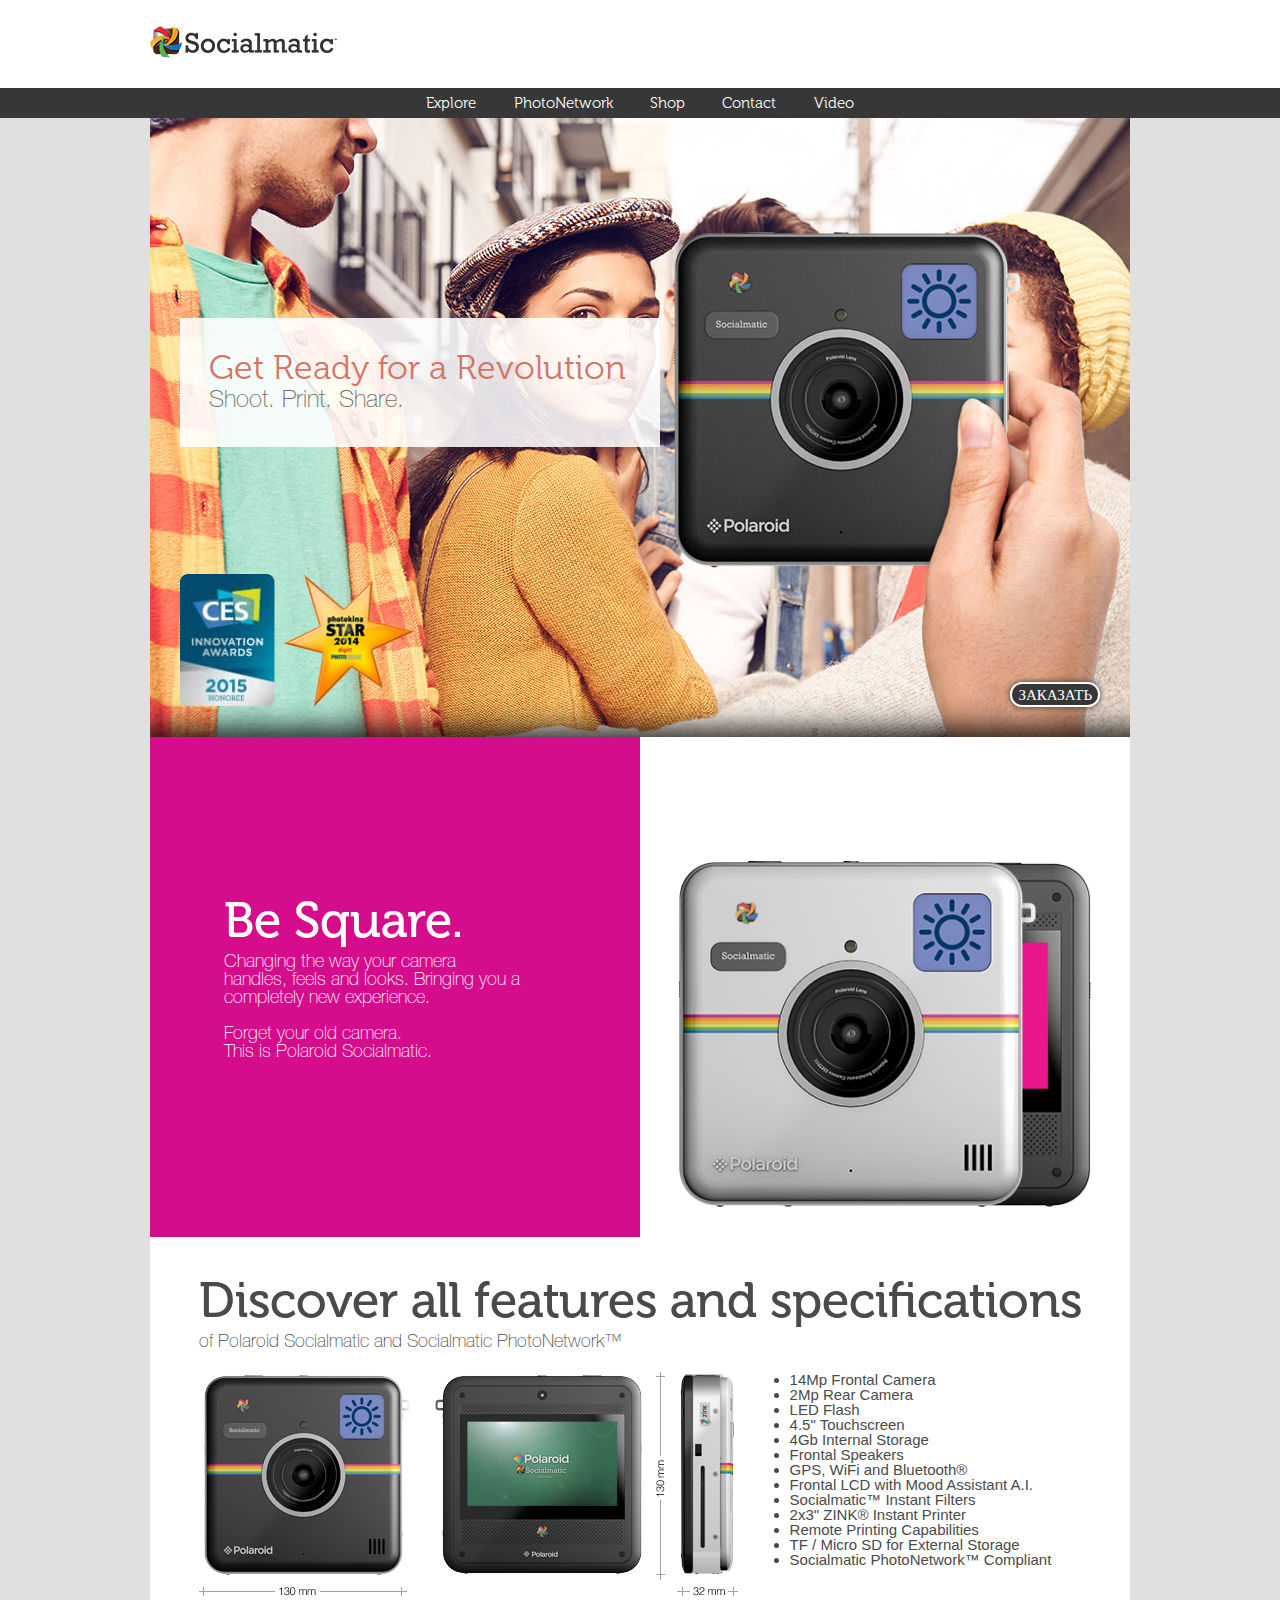
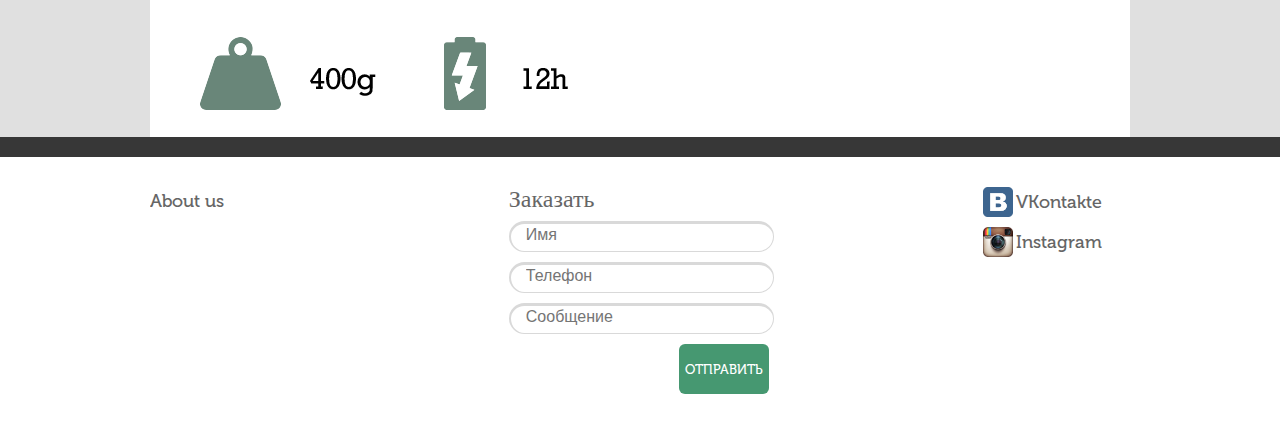
<file: index.html>
<!DOCTYPE html>
<html xmlns="http://www.w3.org/1999/html">
<head lang="en">
    <meta charset="UTF-8">
    <link rel="stylesheet" href="css/cssreset.css"/>
    <link rel="stylesheet" href="css/normalize.css"/>
    <link rel="stylesheet" href="css/style.css">
    <script src="js/jquery-1.11.3.min.js"></script>
    <script src="js/placeholders.min.js"></script>
    <script type="text/javascript" src="js/main.js"></script>
    <title>Main</title>
</head>
<body>
<!--[if lt IE 9]>
<style>
    .wrapper {
        display: none;
    }

    body {
        background: gray
    }
</style>
<div style='text-align:center;'>
    <br><br><a href="#" class="logo" style="float:none;"><img src="img/logoCompany.png" alt=""></a><br><br><br><br><br>
    <a href="http://windows.microsoft.com/en-US/internet-explorer/products/ie/home?ocid=ie6_countdown_bannercode"
       style="color:#fff; font-size:18px;font-weight:bold; text-decoration:underline;">
        You are using an outdated browser. For a faster, safer browsing experience, upgrade for free today.
    </a>
</div>
<![endif]-->
<div id="TB_overlay"></div>

    <div class="form-contacts  blue popup">

        <div>
            <label class="name-form">Имя</label>
            <input type="text" placeholder="Имя"/>
        </div>
        <div>
            <span class="name-form">Телефон</span>
            <input type="text" placeholder="(012)345-67-89"/>
            <br/>
        </div>
        <div>
                    <span class="name-form">
                        Сообщение
                    </span>
            <br/>
            <textarea name="Текст сообщения" id="" cols="30" rows="10"></textarea>
        </div>
        <button class="send">
            ОТПРАВИТЬ
        </button>
        <p class="close">Закрыть</p>
    </div>

<div id="dark">
    <div class="wrapper">
        <header>
            <div class="header-up">
                <div class="container">
                    <a class="logo" href="index.html"><img src="img/logoCompany.png" alt=""/></a>
                </div>
            </div>
            <div class="header-menu black-line">
                <div class="container">
                    <ul>
                        <li class="pages"><a href="explore.html">Explore</a></li>
                        <li class="pages"><a href="photonetwork.html">PhotoNetwork</a></li>
                        <li class="pages"><a href="shop.html">Shop</a></li>
                        <li class="pages"><a href="contacts.html">Contact</a></li>
                        <li class="pages"><a href="video.html">Video</a></li>
                    </ul>
                </div>
            </div>
        </header>

        <div class="explore container main">
            <div class="banner">
                <div class="text">
                    <p class="red-text">
                        Get Ready for a Revolution
                    </p>
                    <p class="white-text">
                        Shoot. Print. Share.
                    </p>
                </div>
                <img src="img/landing_banner_0.jpg" alt=""/>
                <img class="awards" src="img/awards.png" alt=""/>
                <button class="buy-now">ЗАКАЗАТЬ</button>
                <div class="box-shadow"></div>
            </div>
            <div class="left purple text-white">
                <h3>
                    Be Square.
                </h3>
                <p>
                    Changing the way your camera
                    <br>
                    handles, feels and looks. Bringing you a
                    <br>
                    completely new experience.
                    <br>
                    <br>
                    Forget your old camera.
                    <br>
                    This is Polaroid Socialmatic.
                </p>
            </div>
            <div class="right white">
                <img class="only-img" src="img/square.png" alt=""/>
            </div>
            <div class="white wide text-black main-wide">
                <h3 class="margin-min text-gray">Discover all features and specifications</h3>
                <p class="text-gray">
                    of Polaroid Socialmatic and Socialmatic PhotoNetwork™
                </p>
                <div class="img-specs">
                    <img src="img/specs.png" alt=""/>
                </div>
                <div class="desc-specs">
                    <ul>
                        <li>14Mp Frontal Camera</li>
                        <li>2Mp Rear Camera</li>
                        <li>LED Flash</li>
                        <li>4.5" Touchscreen</li>
                        <li>4Gb Internal Storage</li>
                        <li>Frontal Speakers</li>
                        <li>GPS, WiFi and Bluetooth®</li>
                        <li>Frontal LCD with Mood Assistant A.I.</li>
                        <li>Socialmatic™ Instant Filters</li>
                        <li>2x3" ZINK® Instant Printer</li>
                        <li>Remote Printing Capabilities</li>
                        <li>TF / Micro SD for External Storage</li>
                        <li>Socialmatic PhotoNetwork™ Compliant</li>
                    </ul>
                </div>
            </div>
        </div>
        <footer>
            <div class="black-line">

            </div>
            <div class="container">
                <div class="footer-menu">
                    <ul>
                        <li><a href="#">About us</a></li>

                    </ul>
                </div>
                <div class="newsletter">
                    <h4>Заказать</h4>
                    <input type="text" placeholder="Имя"/>
                    <input type="text" placeholder="Телефон"/>
                    <input type="text" placeholder="Сообщение"/>

                    <div class="sign-up">

                        <button>ОТПРАВИТЬ</button>
                    </div>
                </div>
                <div class="social">
                    <a href="#"><img src="img/vk.png" alt=""/>VKontakte</a>
                    <a href="#"><img src="img/instagramm.png" alt=""/>Instagram</a>
                </div>
            </div>
        </footer>
    </div>
</div>
</body>
</html>
</file>
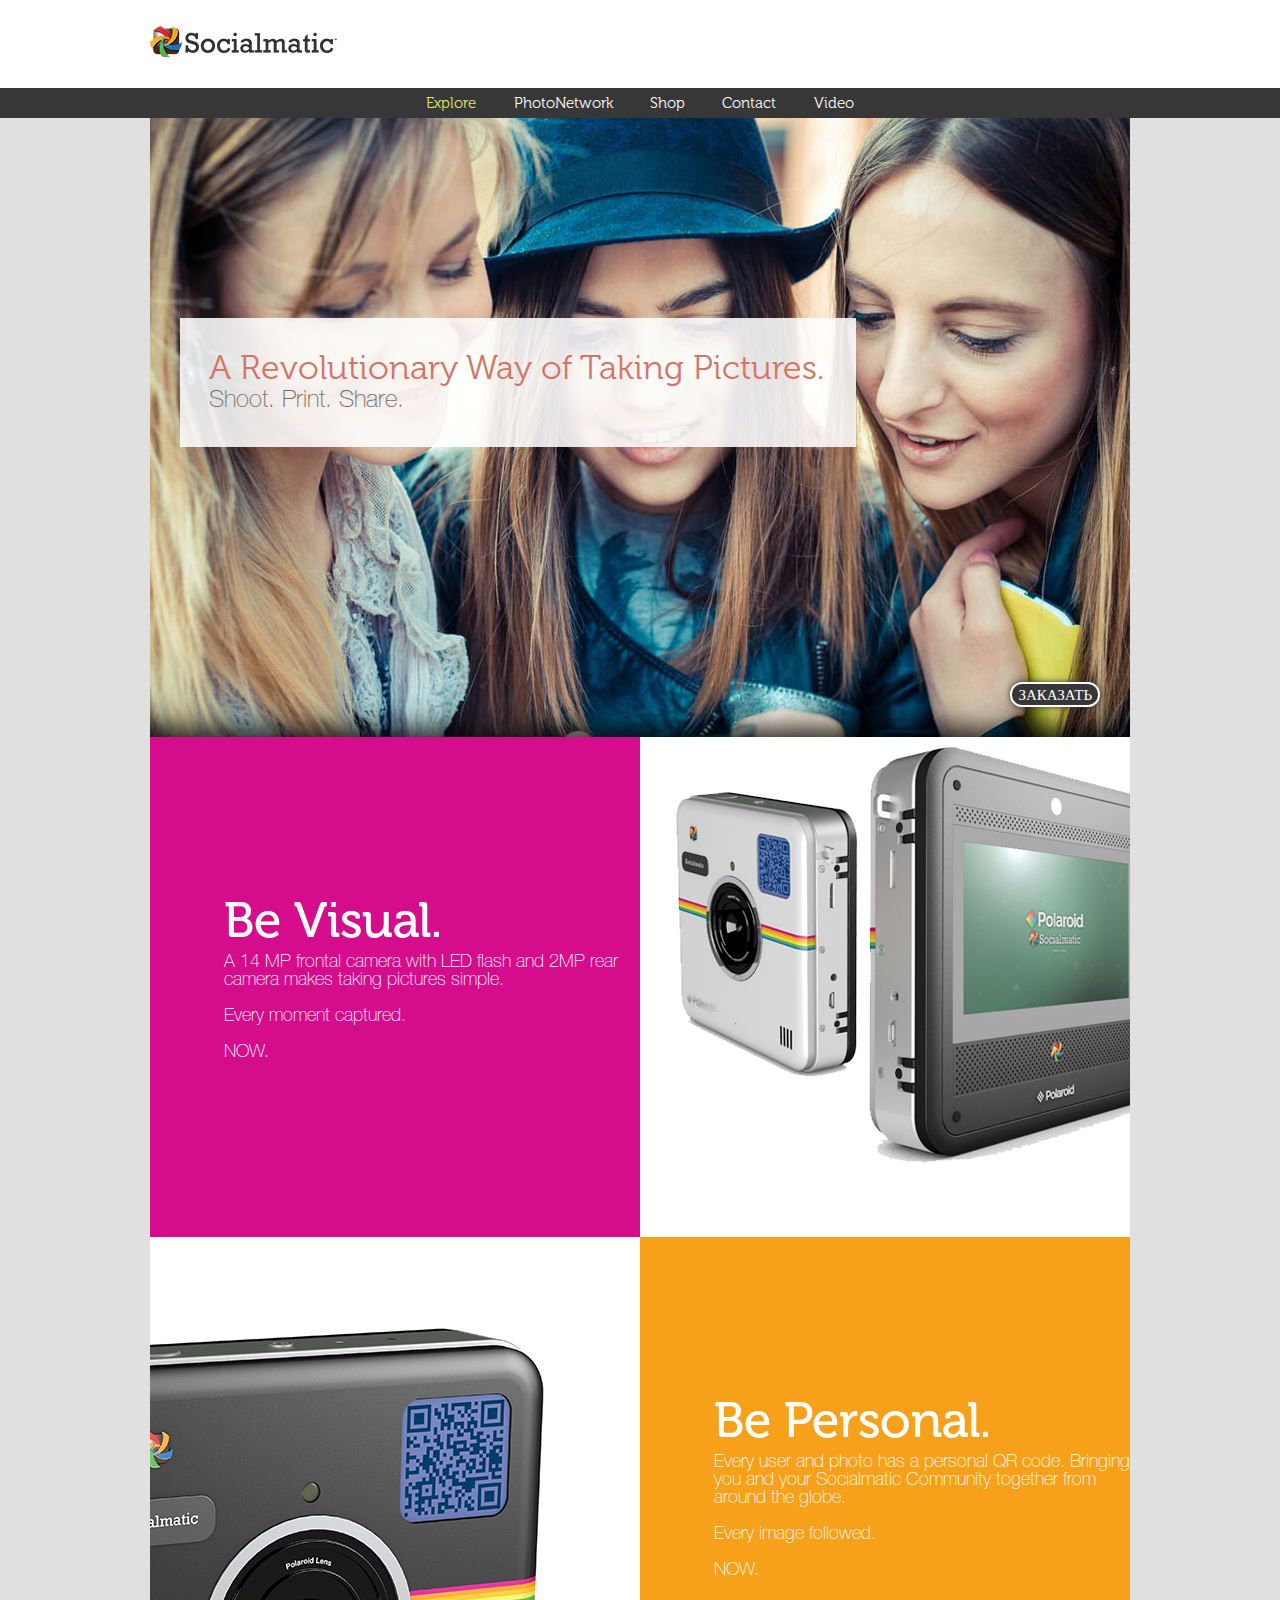
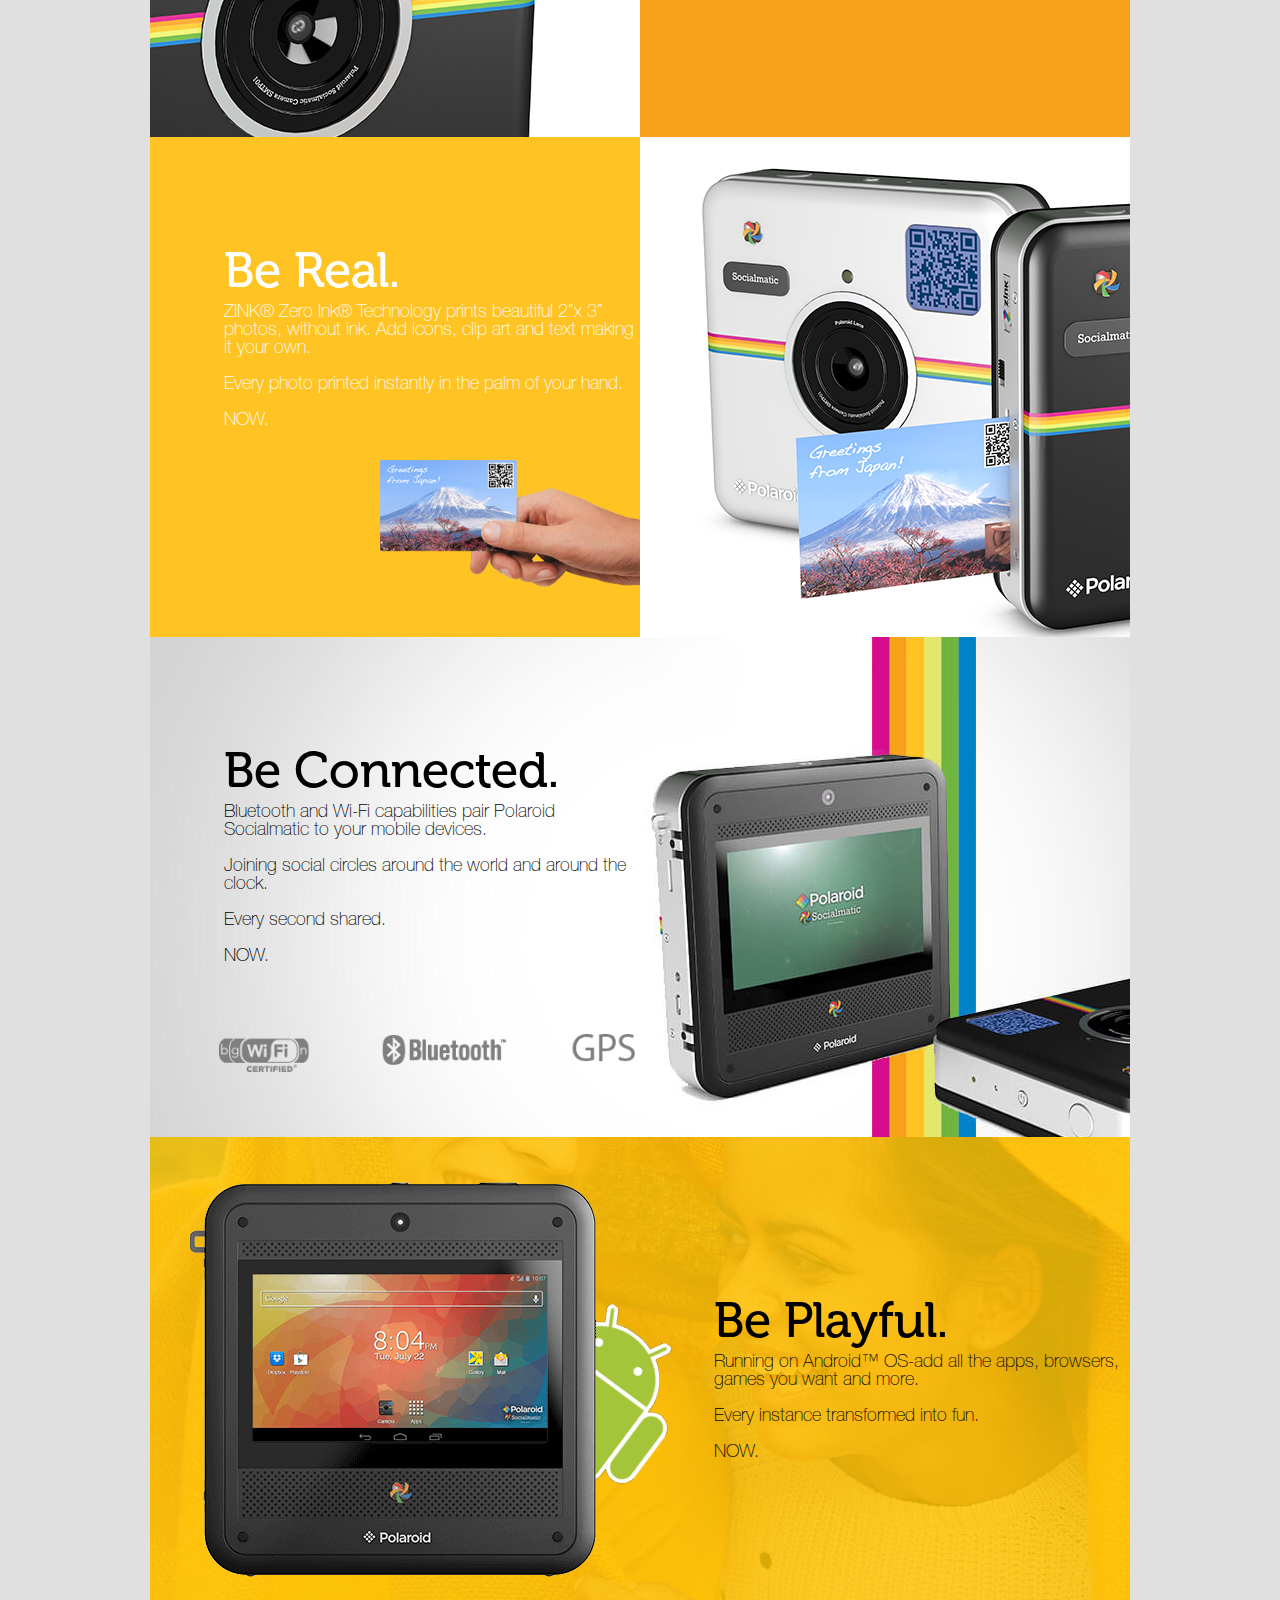
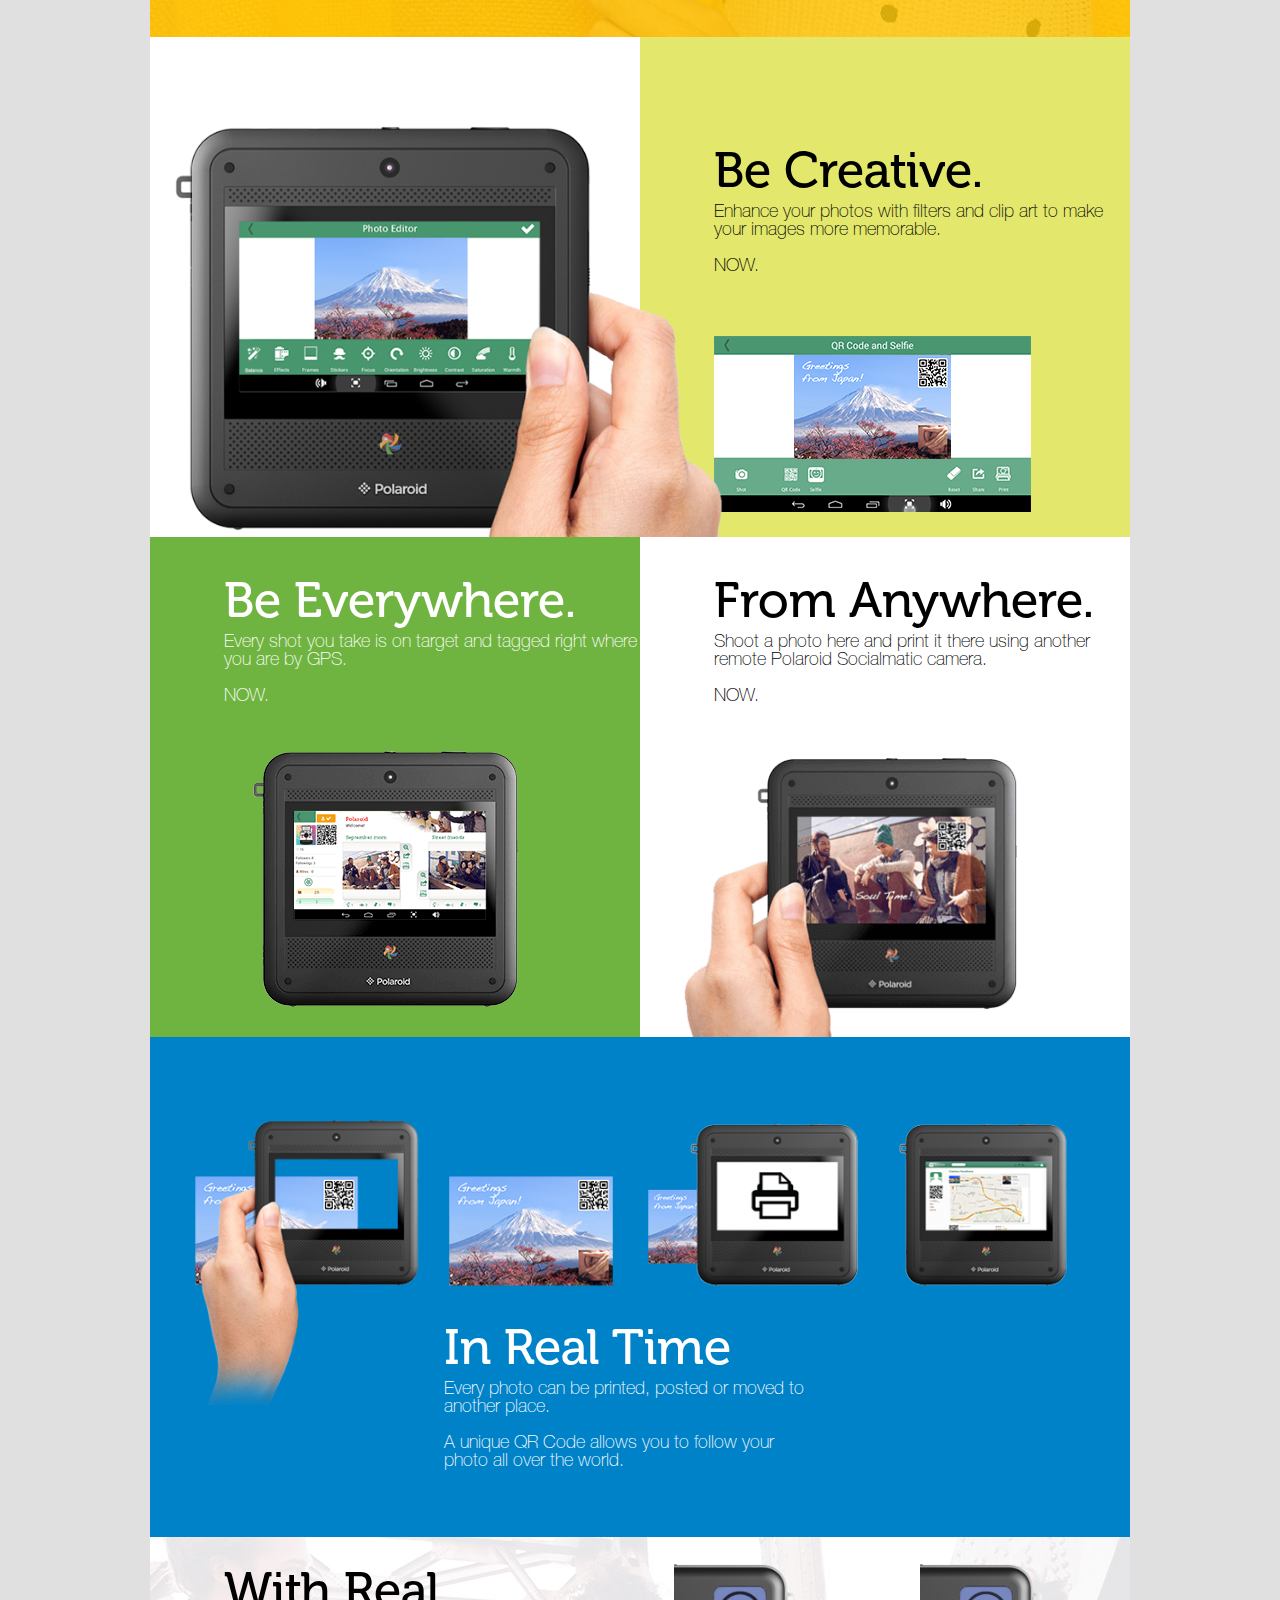
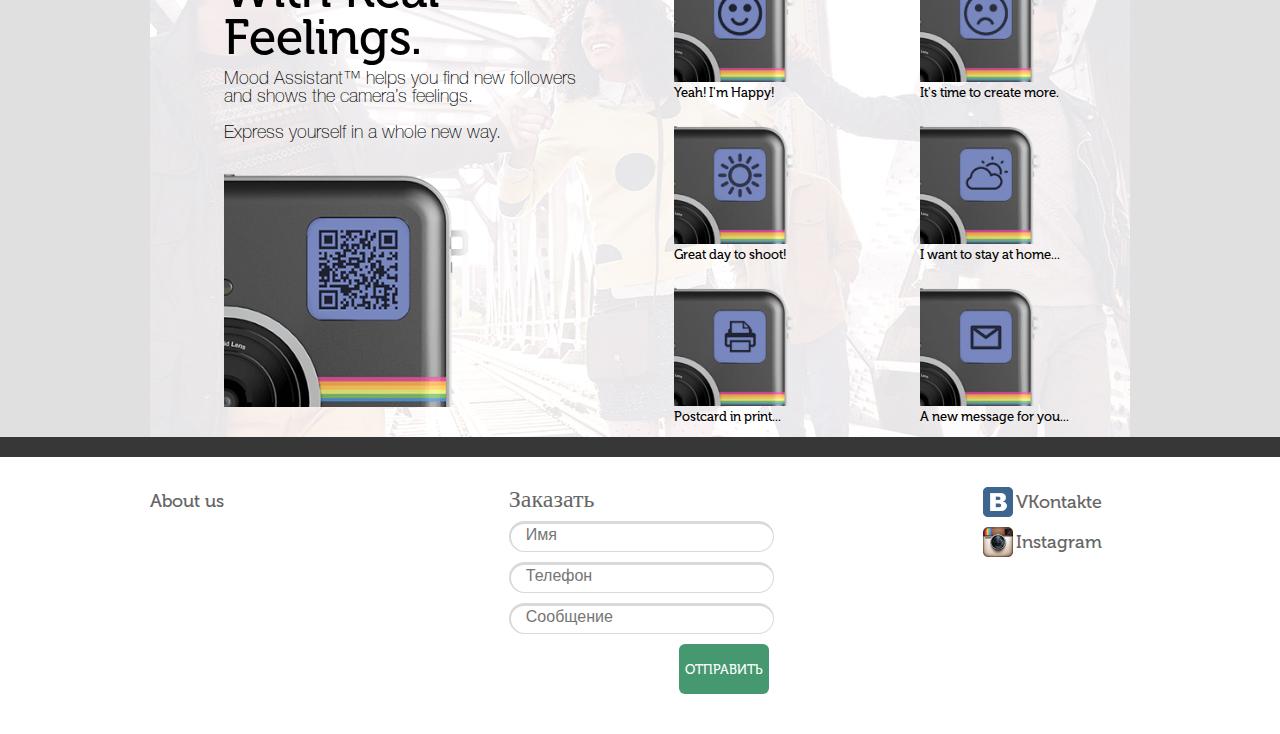
<file: Explore.html>
<!DOCTYPE html>
<html>
<head lang="en">
    <meta charset="UTF-8">
    <link rel="stylesheet" href="css/cssreset.css"/>
    <link rel="stylesheet" href="css/normalize.css"/>
    <link rel="stylesheet" href="css/style.css">
    <script src="js/jquery-1.11.3.min.js"></script>
    <script src="js/placeholders.min.js"></script>
    <script type="text/javascript" src="js/main.js"></script>
    <title>Explore</title>
</head>
<body>
<!--[if lt IE 9]>
<style>
    .wrapper {
        display: none;
    }

    body {
        background: gray
    }
</style>
<div style='text-align:center;'>
    <br><br><a href="#" class="logo" style="float:none;"><img src="img/logoCompany.png" alt=""></a><br><br><br><br><br>
    <a href="http://windows.microsoft.com/en-US/internet-explorer/products/ie/home?ocid=ie6_countdown_bannercode"
       style="color:#fff; font-size:18px;font-weight:bold; text-decoration:underline;">
        You are using an outdated browser. For a faster, safer browsing experience, upgrade for free today.
    </a>
</div>
<![endif]-->
<div id="TB_overlay"></div>

<div class="form-contacts  blue popup">

    <div>
        <label class="name-form">Имя</label>
        <input type="text" placeholder="Имя"/>
    </div>
    <div>
        <span class="name-form">Телефон</span>
        <input type="text" placeholder="(012)345-67-89"/>
        <br/>
    </div>
    <div>
                    <span class="name-form">
                        Сообщение
                    </span>
        <br/>
        <textarea name="Текст сообщения" id="" cols="30" rows="10"></textarea>
    </div>
    <button class="send">
        ОТПРАВИТЬ
    </button>
    <p class="close">Закрыть</p>
</div>
    <div class="wrapper">
        <header>
            <div class="header-up">
                <div class="container">
                    <a class="logo" href="index.html"><img src="img/logoCompany.png" alt=""/></a>
                </div>
            </div>
            <div class="header-menu black-line">
                <div class="container">
                    <ul>
                        <li class="pages active"><a href="explore.html">Explore</a></li>
                        <li class="pages"><a href="photonetwork.html">PhotoNetwork</a></li>
                        <li class="pages"><a href="shop.html">Shop</a></li>
                        <li class="pages"><a href="contacts.html">Contact</a></li>
                        <li class="pages"><a href="video.html">Video</a></li>
                    </ul>
                </div>
            </div>
        </header>
        <div class="explore container">
            <div class="banner">
                <div class="text">
                    <p class="red-text">
                        A Revolutionary Way of Taking Pictures.
                    </p>
                    <p class="white-text">
                        Shoot. Print. Share.
                    </p>
                </div>
                <img src="img/landing_banner_1.jpg" alt=""/>
                <button class="buy-now">ЗАКАЗАТЬ</button>
                <div class="box-shadow"></div>
            </div>
            <div class="left purple text-white">
                <h3>
                    Be Visual.
                </h3>
                <p>
                    A 14 MP frontal camera with LED flash
                    and 2MP rear camera makes taking
                    pictures simple.
                <br>
                <br>
                    Every moment captured.
                <br>
                <br>
                    NOW.
                </p>
            </div>
            <div class="right white">
                <img src="img/visual.png" alt=""/>
            </div>
            <div class="left white">
                <img src="img/personable.png" alt=""/>
            </div>
            <div class="right orange text-white">
                <h3>Be Personal.</h3>
                <p>
                    Every user and photo has a personal QR
                    code. Bringing you and your Socialmatic
                    Community together from around the globe.
                    <br>
                    <br/>
                    Every image followed.
                    <br/>
                    <br>
                    NOW.
                </p>
            </div>
            <div class="left yellow text-white">
                <h3 class="small-margin">Be Real.</h3>
                <p>
                    ZINK® Zero Ink® Technology prints beautiful
                    2”x 3” photos, without ink. Add icons, clip art
                    and text making it your own.
                    <br/>
                    <br>
                    Every photo printed instantly in the palm of
                    your hand.
                    <br/>
                    <br>
                    NOW.
                </p>
                <img class="hand-real" src="img/real_hand.png" alt=""/>
            </div>
            <div class="right white">
                <img src="img/real.png" alt=""/>
            </div>
            <div class="be-connected white wide text-black">
                <div class="left text-black">
                    <h3 class="small-margin">Be Connected.</h3>
                        <p>
                            Bluetooth and Wi-Fi capabilities pair
                            Polaroid Socialmatic to your mobile devices.
                            <br/>
                            <br>
                            Joining social circles around the world
                            and around the clock.
                            <br/>
                            <br>
                            Every second shared.
                            <br/>
                            <br>
                            NOW.
                        </p>
                        <img src="img/allConnectIcons.png" alt=""/>
                </div>
            </div>
            <div class="be-playful wide white">
                <div class="left">
                    <img src="img/be_playful.png" alt=""/>
                </div>
                <div class="right text-black">
                    <h3>Be Playful.</h3>
                    <p>
                        Running on Android™ OS-add all the
                        apps, browsers, games you want and more.
                        <br/>
                        <br>
                        Every instance transformed into fun.
                        <br/>
                        <br>
                        NOW.
                    </p>
                </div>
            </div>
            <div class="wide overflow">
                <div class="left white big-image">
                    <img src="img/slider_print_1_new.png" alt=""/>
                </div>
                <div class="right green-yellow text-black small-image">
                    <h3 class="small-margin">Be Creative.</h3>
                    <p>
                        Enhance your photos with filters and clip
                        art to make your images more memorable.
                        <br/>
                        <br>
                        NOW.
                    </p>
                    <img class="img-video" src="img/slider_print_2.png" alt=""/>
                </div>
            </div>
            <div class="left green small-pic text-white">
                <h3 class="margin-min">Be Everywhere.</h3>
                <p>
                    Every shot you take is on target and
                    tagged right where you are by GPS.
                    <br/>
                    <br>
                    NOW.
                </p>
                <img src="img/everywhere.png" alt=""/>
            </div>
            <div class="right white text-black small-pic bottom">
                <h3 class="margin-min">From Anywhere.</h3>
                <p>
                    Shoot a photo here and print it there
                    using another remote Polaroid
                    Socialmatic camera.
                    <br>
                    <br/>
                    NOW.
                </p>
                <img  src="img/anywhere.png" alt=""/>
            </div>
            <div class="in-real-time blue wide text-white">
                <img src="img/real_time.png" alt=""/>
                <h3>In Real Time</h3>
                <p>
                    Every photo can be printed, posted or moved to another place.
                    <br/>
                    <br>
                    A unique QR Code allows you to follow your photo
                    all over the world.
                </p>
            </div>
            <div class="with-real-feelengs wide white">
                <div class="left text-black">
                    <h3>With Real Feelings.</h3>
                    <p>
                        Mood Assistant™ helps you find new followers<br>
                        and shows the camera’s feelings.
                        <br/>
                        <br>
                        Express yourself in a whole new way.
                    </p>
                    <img src="img/particularMatic_landing.png" alt=""/>
                </div>
                <div class="right text-black">
                    <div>
                        <img src="img/particularSmileMatic_landing.png" alt=""/>
                        <span>Yeah! I'm Happy!</span>
                    </div>
                    <div>
                        <img src="img/particularSadMatic_landing.png" alt=""/>
                        <span>It's time to create more.</span>
                    </div>
                    <div>
                        <img src="img/particularSunMatic_landing.png" alt=""/>
                        <span>Great day to shoot!</span>
                    </div>
                    <div>
                        <img src="img/particularCloudMatic_landing.png" alt=""/>
                        <span>I want to stay at home...</span>
                    </div>
                    <div>
                        <img src="img/particularPrintMatic_landing.png" alt=""/>
                        <span>Postcard in print...</span>
                    </div>
                    <div>
                        <img src="img/particularMailMatic_landing.png" alt=""/>
                        <span>A new message for you...</span>
                    </div>
                </div>
            </div>
        </div>
        <footer>
            <div class="black-line">

            </div>
            <div class="container">
                <div class="footer-menu">
                    <ul>
                        <li><a href="#">About us</a></li>

                    </ul>
                </div>
                <div class="newsletter">
                    <h4>Заказать</h4>
                    <input type="text" placeholder="Имя"/>
                    <input type="text" placeholder="Телефон"/>
                    <input type="text" placeholder="Сообщение"/>

                    <div class="sign-up">

                        <button>ОТПРАВИТЬ</button>
                    </div>
                </div>
                <div class="social">
                    <a href="#"><img src="img/vk.png" alt=""/>VKontakte</a>
                    <a href="#"><img src="img/instagramm.png" alt=""/>Instagram</a>
                </div>
            </div>
        </footer>
    </div>
</body>
</html>
</file>
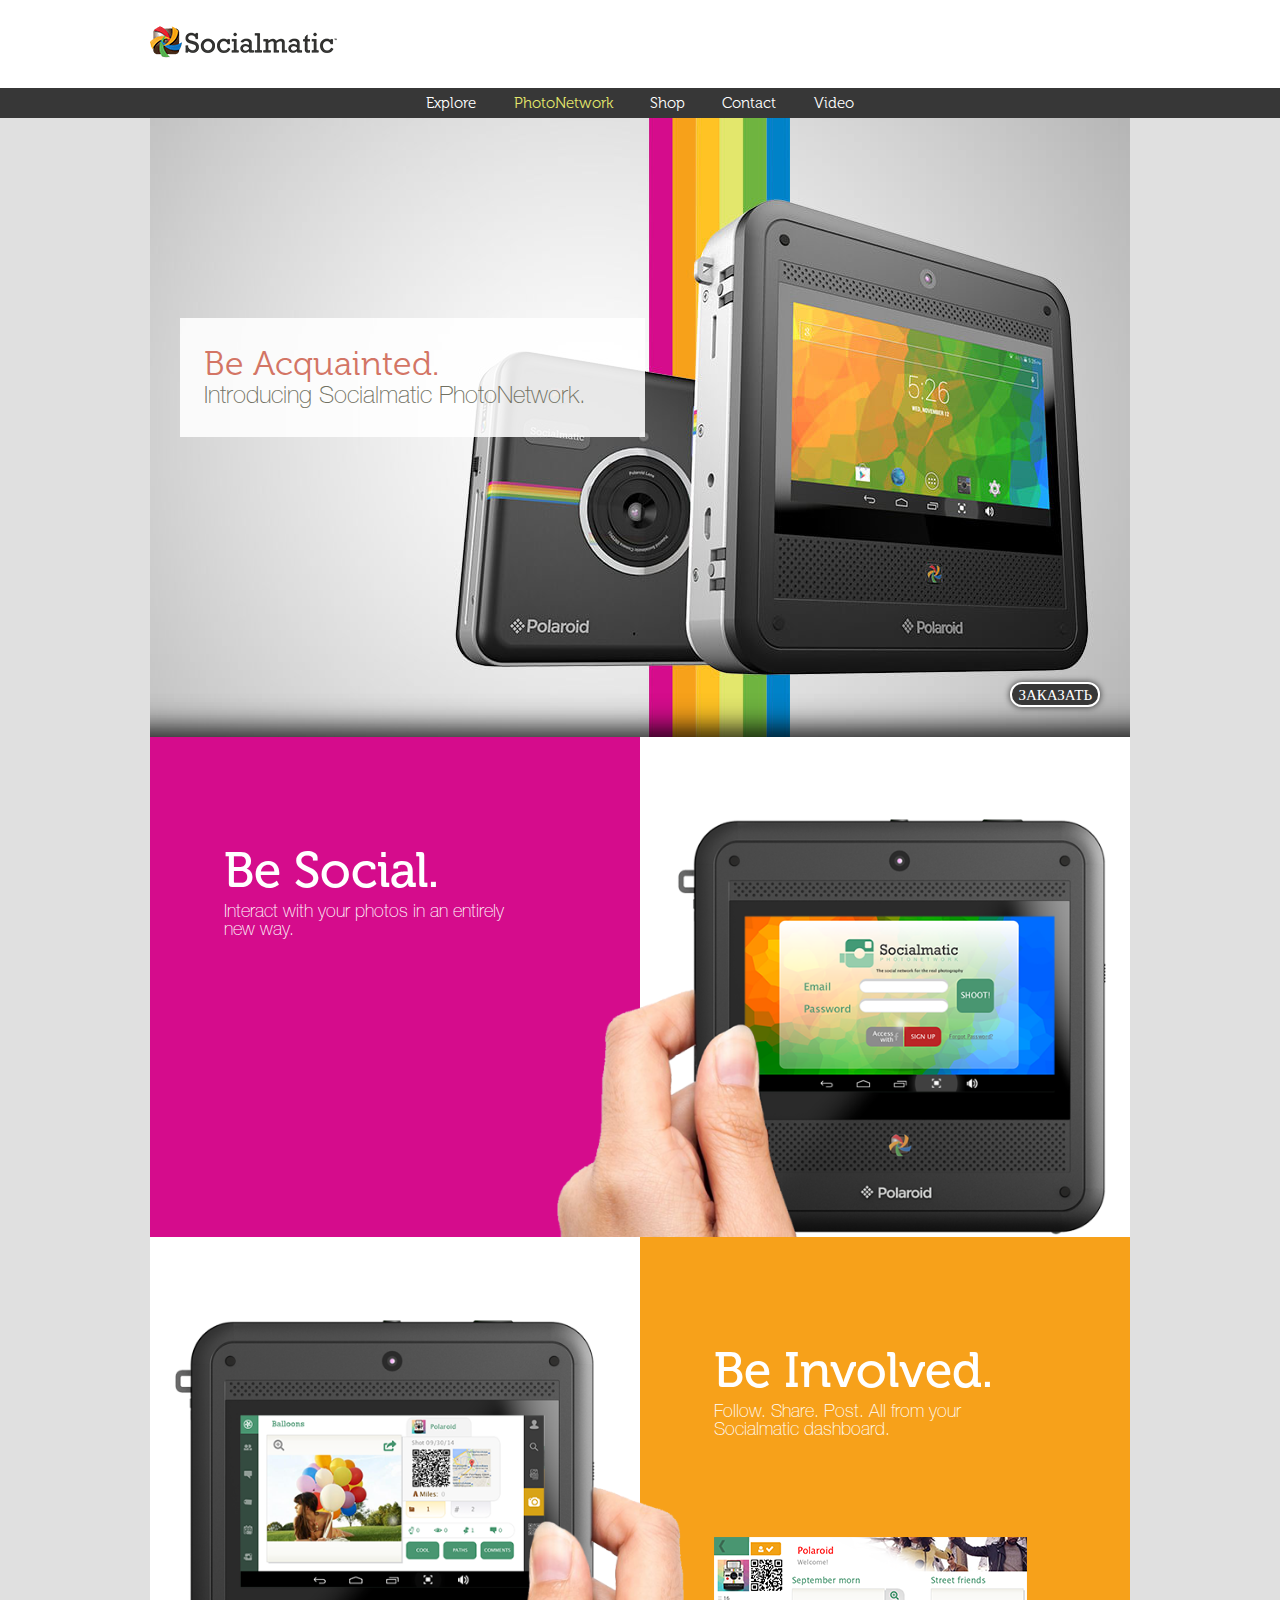
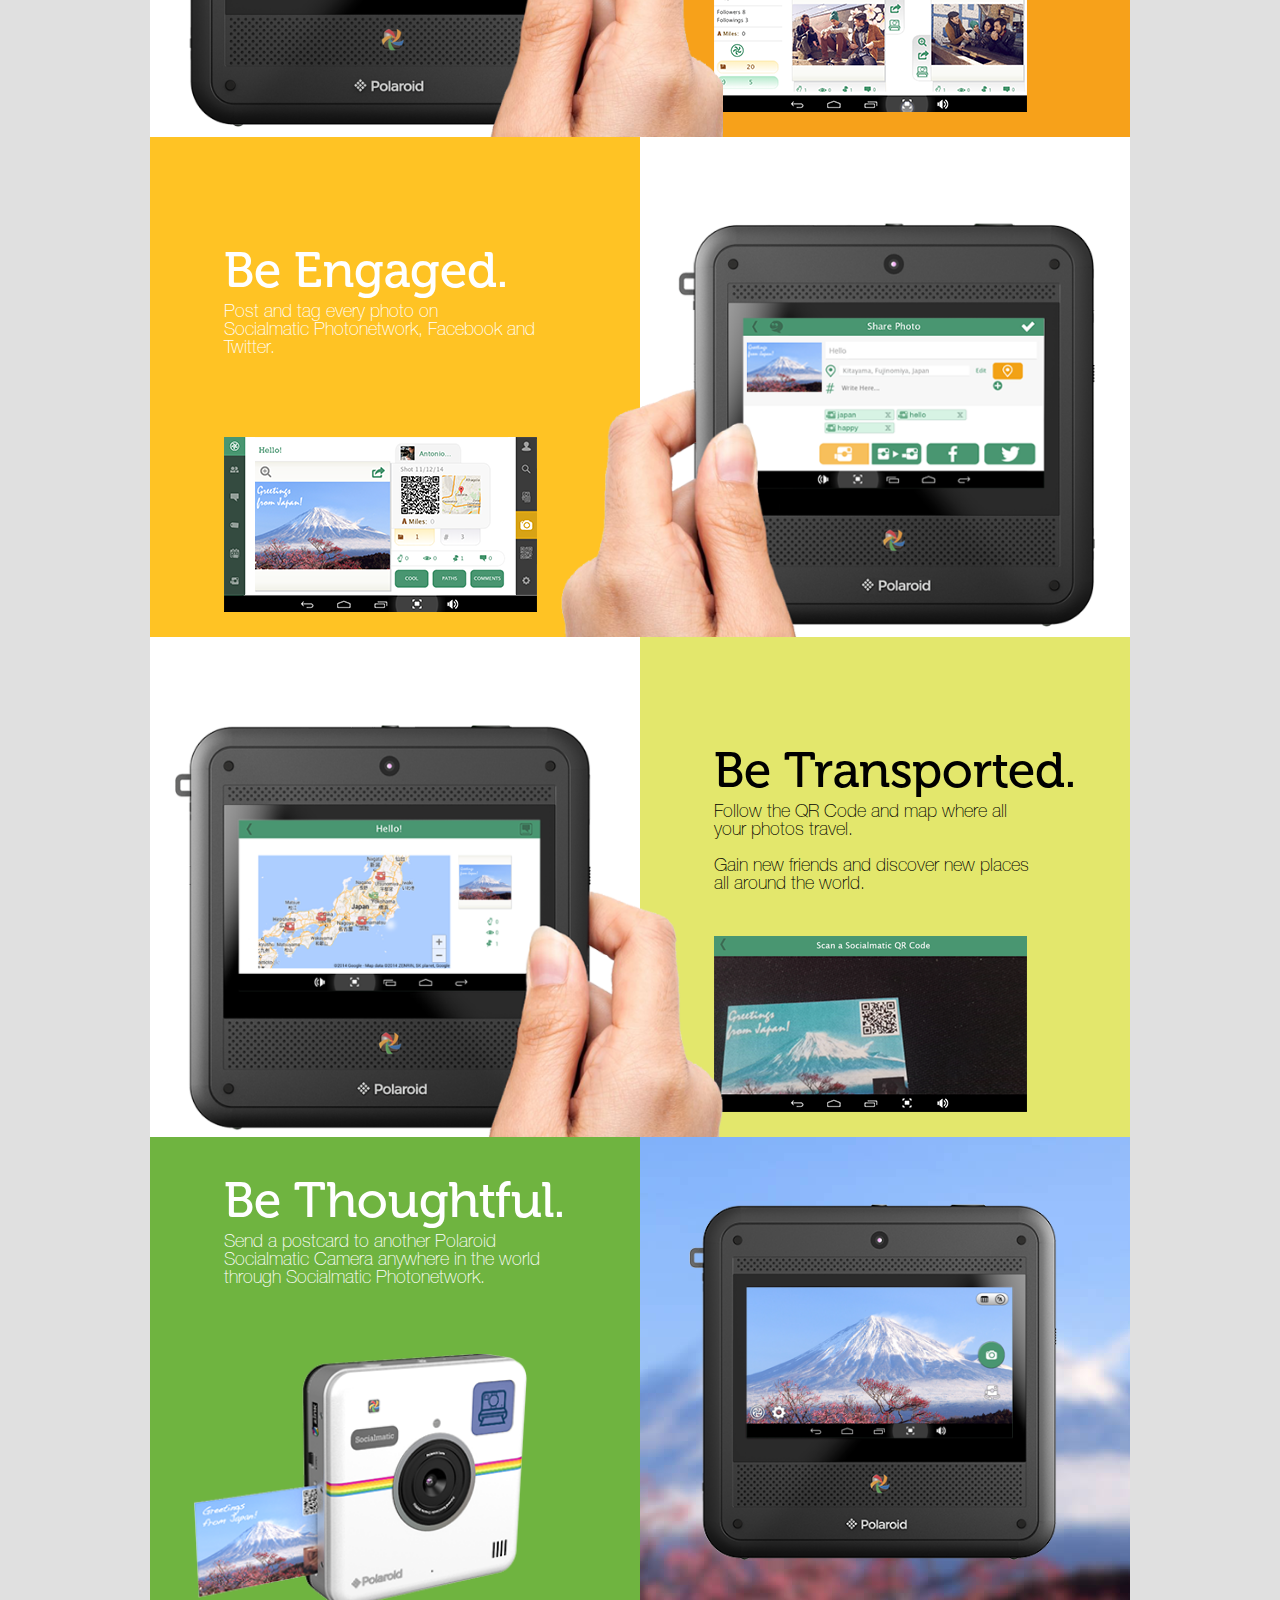
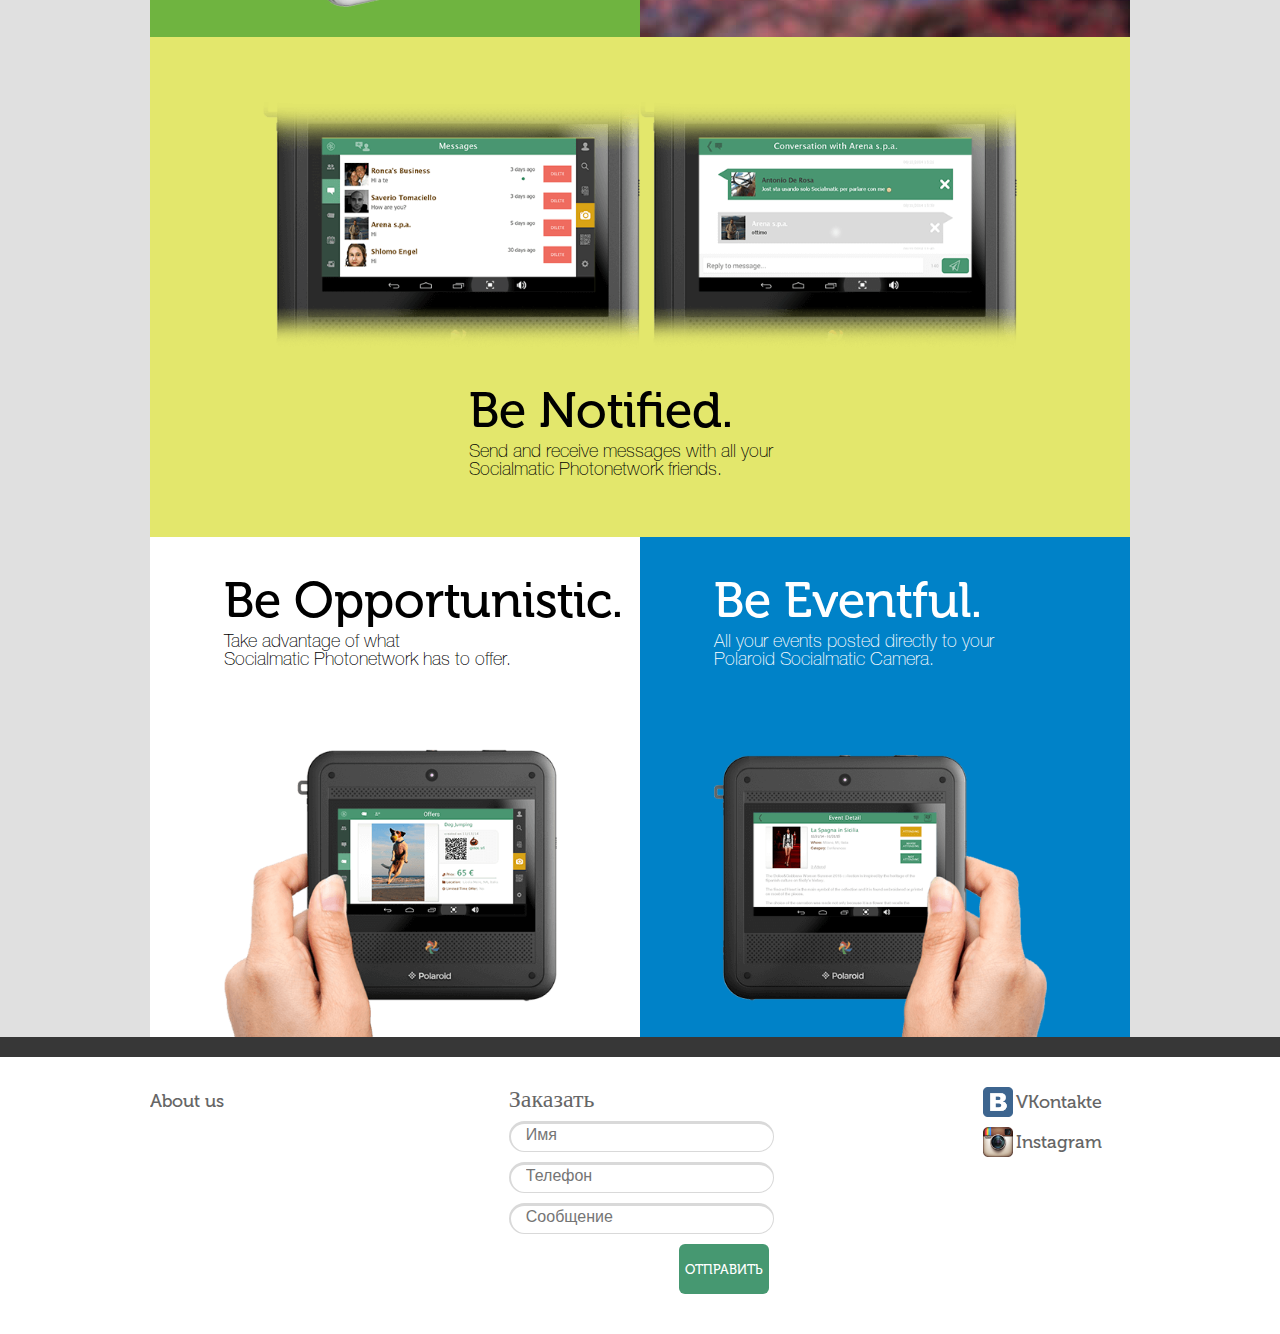
<file: PhotoNetwork.html>
<!DOCTYPE html>
<html>
<head lang="en">
    <meta charset="UTF-8">
    <link rel="stylesheet" href="css/cssreset.css"/>
    <link rel="stylesheet" href="css/normalize.css"/>
    <link rel="stylesheet" href="css/style.css">
    <script src="js/jquery-1.11.3.min.js"></script>
    <script src="js/placeholders.min.js"></script>
    <script type="text/javascript" src="js/main.js"></script>
    <title>PhotoNetwork</title>
</head>
<body>
<!--[if lt IE 9]>
<style>
    .wrapper {
        display: none;
    }

    body {
        background: gray
    }
</style>
<div style='text-align:center;'>
    <br><br><a href="#" class="logo" style="float:none;"><img src="img/logoCompany.png" alt=""></a><br><br><br><br><br>
    <a href="http://windows.microsoft.com/en-US/internet-explorer/products/ie/home?ocid=ie6_countdown_bannercode"
       style="color:#fff; font-size:18px;font-weight:bold; text-decoration:underline;">
        You are using an outdated browser. For a faster, safer browsing experience, upgrade for free today.
    </a>
</div>
<![endif]-->
<div id="TB_overlay"></div>

<div class="form-contacts  blue popup">

    <div>
        <label class="name-form">Имя</label>
        <input type="text" placeholder="Имя"/>
    </div>
    <div>
        <span class="name-form">Телефон</span>
        <input type="text" placeholder="(012)345-67-89"/>
        <br/>
    </div>
    <div>
                    <span class="name-form">
                        Сообщение
                    </span>
        <br/>
        <textarea name="Текст сообщения" id="" cols="30" rows="10"></textarea>
    </div>
    <button class="send">
        ОТПРАВИТЬ
    </button>
    <p class="close">Закрыть</p>
</div>
<div class="wrapper">
    <header>
        <div class="header-up">
            <div class="container">
                <a class="logo" href="index.html"><img src="img/logoCompany.png" alt=""/></a>
            </div>
        </div>
        <div class="header-menu black-line">
            <div class="container">
                <ul>
                    <li class="pages"><a href="explore.html">Explore</a></li>
                    <li class="pages active"><a href="photonetwork.html">PhotoNetwork</a></li>
                    <li class="pages"><a href="shop.html">Shop</a></li>
                    <li class="pages"><a href="contacts.html">Contact</a></li>
                    <li class="pages"><a href="video.html">Video</a></li>
                </ul>
            </div>
        </div>
    </header>
    <div class="explore container photo-network">
        <div class="banner">
            <div class="text">
                <p class="red-text">
                    Be Acquainted.
                </p>
                <p class="white-text">
                    Introducing Socialmatic PhotoNetwork.
                </p>
            </div>
            <img src="img/landing_banner_2.jpg" alt=""/>
            <button class="buy-now">ЗАКАЗАТЬ</button>
            <div class="box-shadow"></div>
        </div>
        <div class="wide overflow">
            <div class="left purple text-white">
                <h3 class="small-margin">
                    Be Social.
                </h3>
                <p>
                    Interact with your photos in an entirely
                    <br/>
                    new way.
                </p>
            </div>
            <div class="right white big-image">
                <img src="img/slider_register.png" alt=""/>
            </div>
        </div>
        <div class="wide overflow">
            <div class="left white big-image">
                <img src="img/slider_flow_1.png" alt=""/>
            </div>
            <div class="right orange text-white small-image">
                <h3 class="small-margin">Be Involved.</h3>
                <p>
                    Follow. Share. Post. All from your
                    <br/>
                    Socialmatic dashboard.
                </p>
                <img class="img-video" src="img/slider_flow_2.png" alt=""/>
            </div>
        </div>
        <div class="wide overflow">
            <div class="left yellow text-white small-image">
                <h3 class="small-margin">
                    Be Engaged.
                </h3>
                <p>
                    Post and tag every photo on
                    <br/>
                    Socialmatic Photonetwork, Facebook and
                    <br/>
                    Twitter.
                </p>
                <img class="img-video" src="img/slider_share_2.png" alt=""/>
            </div>
            <div class="right white big-image">
                <img src="img/slider_share_1_new.png" alt=""/>
            </div>
        </div>
        <div class="wide overflow">
            <div class="left white big-image">
                <img src="img/slider_move_1_new.png" alt=""/>
            </div>
            <div class="right green-yellow text-black small-image">
                <h3 class="small-margin">Be Transported.</h3>
                <p>
                    Follow the QR Code and map where all
                    <br/>
                    your photos travel.
                    <br/>
                    <br/>
                    Gain new friends and discover new places
                    <br/>
                    all around the world.
                </p>
                <img class="img-video" src="img/slider_move_2.png" alt=""/>
            </div>
        </div>
        <div class="left green text-white small-pic bottom">
            <h3 class="margin-min">Be Thoughtful.</h3>
            <p>
                Send a postcard to another Polaroid
                <br/>
                Socialmatic Camera anywhere in the world
                <br/>
                through Socialmatic Photonetwork.
            </p>
            <img class="hand-real none-hidden" src="img/postcard_right.png" alt=""/>
        </div>
        <div class="right white background throughtful">
            <img src="img/postcard_left.png" alt=""/>
        </div>
        <div class="green-yellow wide text-black center">
            <div class="left">
                <img src="img/message_left.png" alt=""/>
            </div>
            <div class="right">
                <img src="img/message_right.png" alt=""/>
            </div>
            <div class="clear"></div>
            <div class="center-description">
                <h3>
                    Be Notified.
                </h3>
                <p>
                    Send and receive messages with all your
                    <br/>
                    Socialmatic Photonetwork friends.
                </p>
            </div>
        </div>
        <div class="left white small-pic bottom text-black">
            <h3 class="margin-min">Be Opportunistic.</h3>
            <p>
                Take advantage of what
                <br/>
                Socialmatic Photonetwork has to offer.
            </p>
            <img class="hand-bottom" src="img/offer_left.png" alt=""/>
        </div>
        <div class="right blue text-white small-pic bottom">
            <h3 class="margin-min">Be Eventful.</h3>
            <p>
                All your events posted directly to your
                <br/>
                Polaroid Socialmatic Camera.
            </p>
            <img class="hand-bottom" src="img/offer_right.png" alt=""/>
        </div>
    </div>
    <footer>
        <div class="black-line">

        </div>
        <div class="container">
            <div class="footer-menu">
                <ul>
                    <li><a href="#">About us</a></li>

                </ul>
            </div>
            <div class="newsletter">
                <h4>Заказать</h4>
                <input type="text" placeholder="Имя"/>
                <input type="text" placeholder="Телефон"/>
                <input type="text" placeholder="Сообщение"/>

                <div class="sign-up">

                    <button>ОТПРАВИТЬ</button>
                </div>
            </div>
            <div class="social">
                <a href="#"><img src="img/vk.png" alt=""/>VKontakte</a>
                <a href="#"><img src="img/instagramm.png" alt=""/>Instagram</a>
            </div>
        </div>
    </footer>
</div>
</body>
</html>
</file>
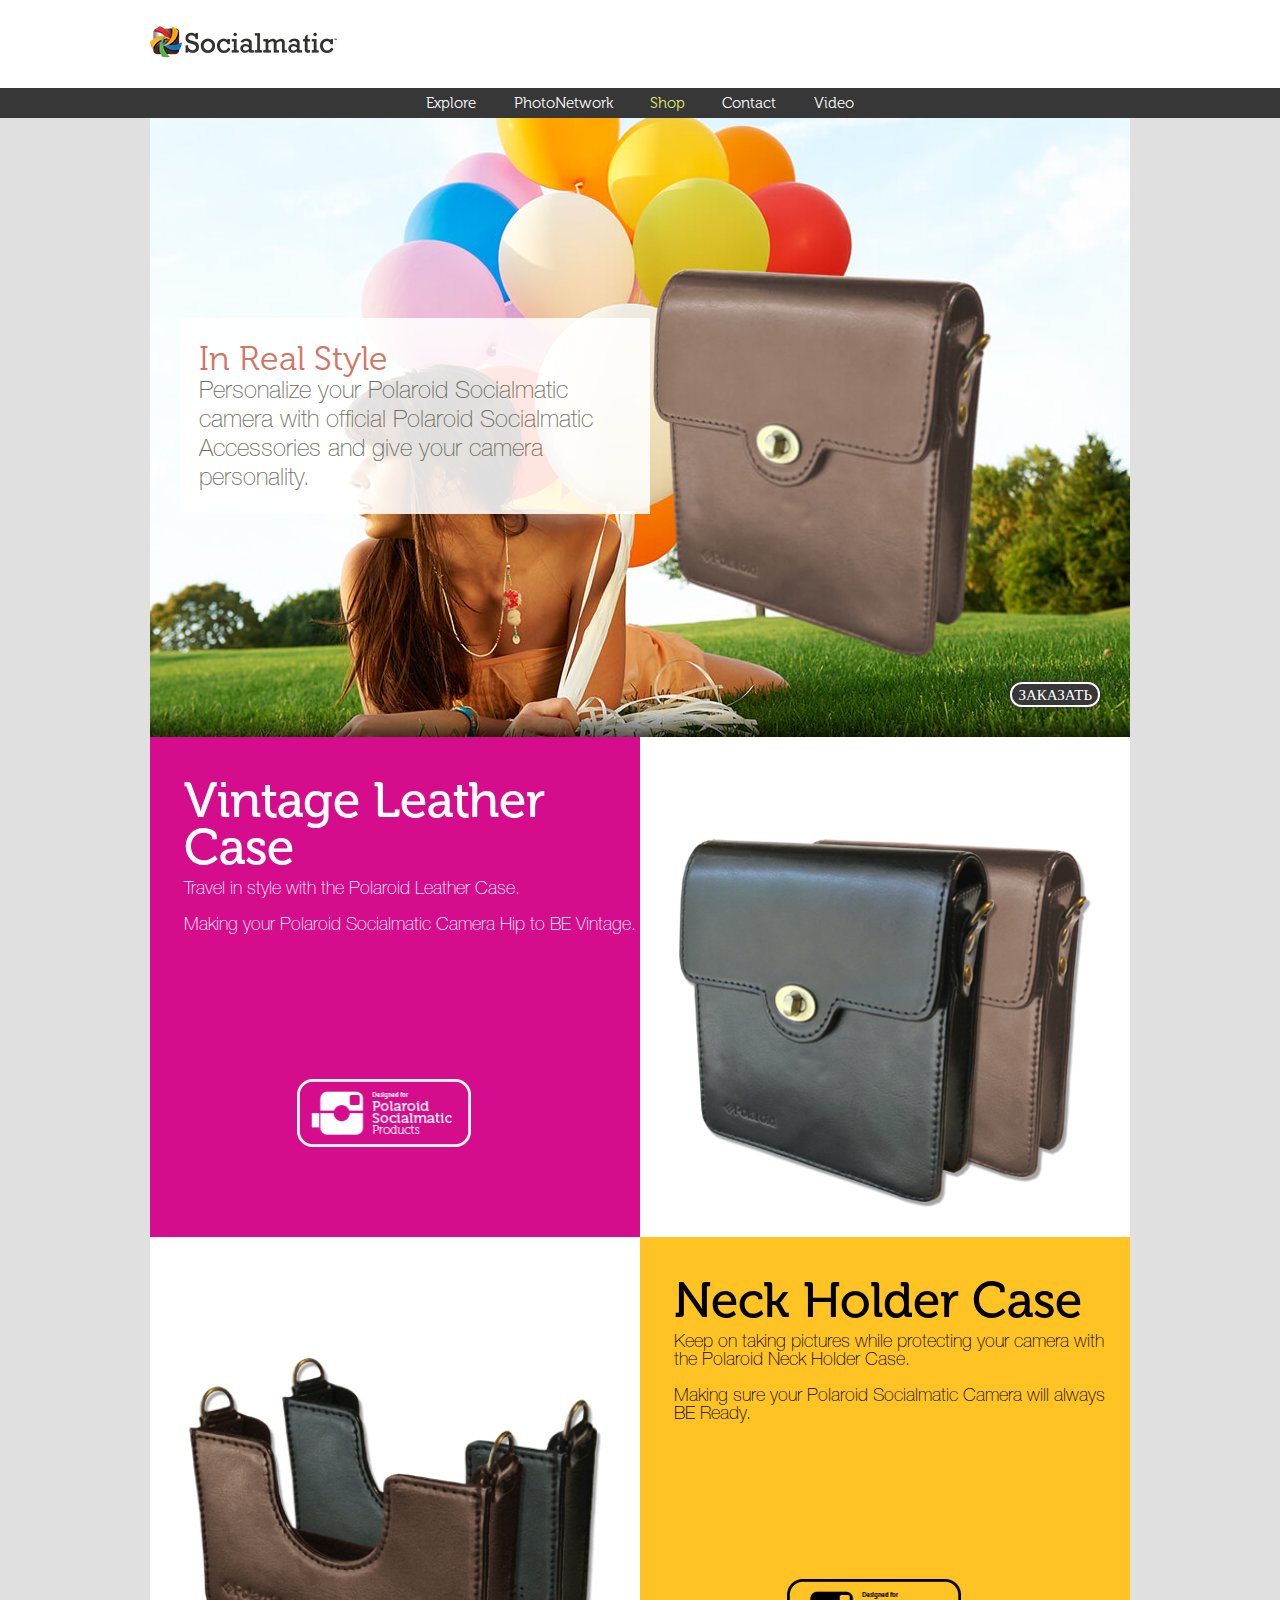
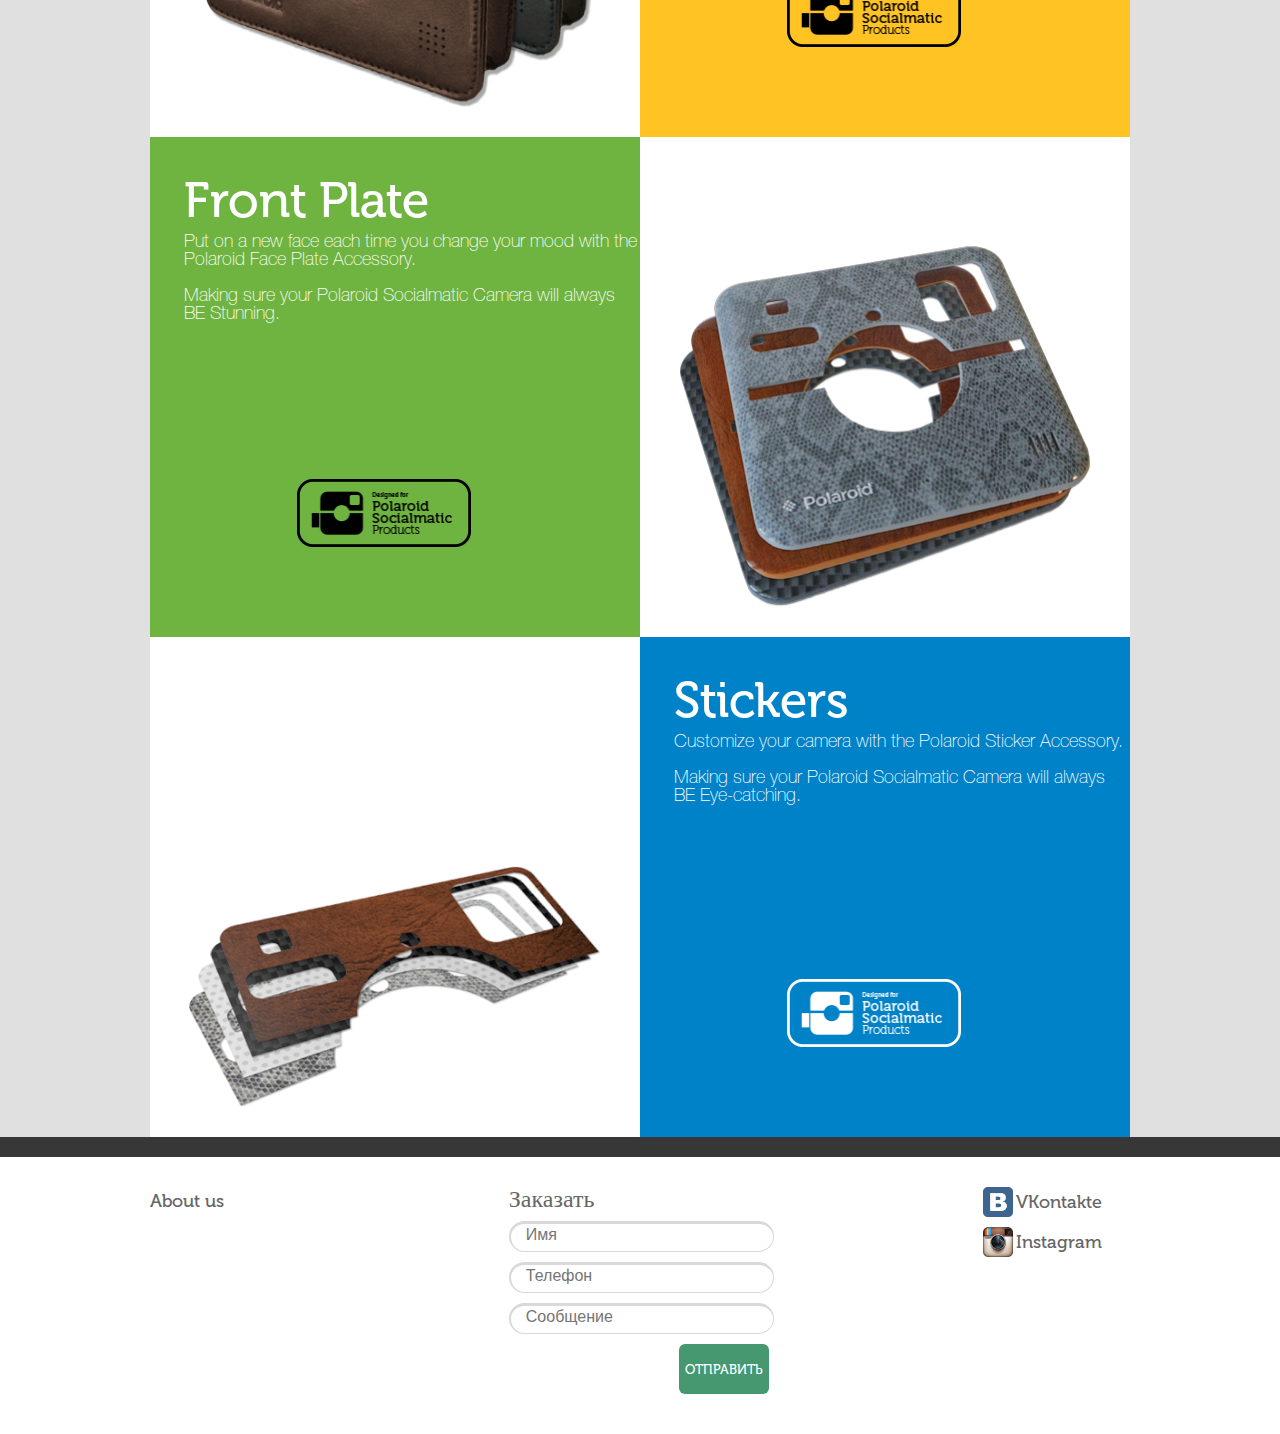
<file: shop.html>
<!DOCTYPE html>
<html>
<head lang="en">
    <meta charset="UTF-8">
    <link rel="stylesheet" href="css/cssreset.css"/>
    <link rel="stylesheet" href="css/normalize.css"/>
    <link rel="stylesheet" href="css/style.css">
    <script src="js/jquery-1.11.3.min.js"></script>
    <script src="js/placeholders.min.js"></script>
    <script type="text/javascript" src="js/main.js"></script>
    <title>Shop</title>
</head>
<body>
<!--[if lt IE 9]>
<style>
    .wrapper {
        display: none;
    }

    body {
        background: gray
    }
</style>
<div style='text-align:center;'>
    <br><br><a href="#" class="logo" style="float:none;"><img src="img/logoCompany.png" alt=""></a><br><br><br><br><br>
    <a href="http://windows.microsoft.com/en-US/internet-explorer/products/ie/home?ocid=ie6_countdown_bannercode"
       style="color:#fff; font-size:18px;font-weight:bold; text-decoration:underline;">
        You are using an outdated browser. For a faster, safer browsing experience, upgrade for free today.
    </a>
</div>
<![endif]-->
<div id="TB_overlay"></div>

<div class="form-contacts  blue popup">

    <div>
        <label class="name-form">Имя</label>
        <input type="text" placeholder="Имя"/>
    </div>
    <div>
        <span class="name-form">Телефон</span>
        <input type="text" placeholder="(012)345-67-89"/>
        <br/>
    </div>
    <div>
                    <span class="name-form">
                        Сообщение
                    </span>
        <br/>
        <textarea name="Текст сообщения" id="" cols="30" rows="10"></textarea>
    </div>
    <button class="send">
        ОТПРАВИТЬ
    </button>
    <p class="close">Закрыть</p>
</div>
<div class="wrapper">
    <header>
        <div class="header-up">
            <div class="container">
                <a class="logo" href="index.html"><img src="img/logoCompany.png" alt=""/></a>
            </div>
        </div>
        <div class="header-menu black-line">
            <div class="container">
                <ul>
                    <li class="pages"><a href="explore.html">Explore</a></li>
                    <li class="pages"><a href="photonetwork.html">PhotoNetwork</a></li>
                    <li class="pages active"><a href="shop.html">Shop</a></li>
                    <li class="pages"><a href="contacts.html">Contact</a></li>
                    <li class="pages"><a href="video.html">Video</a></li>
                </ul>
            </div>
        </div>
    </header>
    <div class="explore container shop">
        <div class="banner shop">
            <div class="text">
                <p class="red-text">
                    In Real Style
                </p>
                <p class="white-text">
                    Personalize your Polaroid Socialmatic
                    <br/>
                    camera with official Polaroid Socialmatic
                    <br/>
                    Accessories and give your camera
                    <br/>
                    personality.
                </p>
            </div>
            <img src="img/landing_banner_3.jpg" alt=""/>
            <button class="buy-now">ЗАКАЗАТЬ</button>
            <div class="box-shadow"></div>
        </div>
        <div class="left purple text-white">
            <h3  class="margin-min">
                Vintage Leather Case
            </h3>
            <p>
                Travel in style with the Polaroid Leather Case.


                <br>
                <br>
                Making your Polaroid Socialmatic Camera Hip to
                BE Vintage.
                
            </p>
            <img class="brand" src="img/socialmatic_label_products.png" alt=""/>
        </div>
        <div class="right white">
            <img class="only-img" src="img/vintage.png" alt=""/>
        </div>
        <div class="left white">
            <img class="only-img" src="img/neck.png" alt=""/>
        </div>
        <div class="right yellow text-black">
            <h3  class="margin-min">Neck Holder Case</h3>
            <p>
                Keep on taking pictures while protecting your
                camera with the Polaroid Neck Holder Case.

                <br>
                <br/>
                Making sure your Polaroid Socialmatic Camera
                will always BE Ready.

            </p>
            <img class="brand" src="img/socialmatic_label_products_black.png" alt=""/>
        </div>
        <div class="left green text-white">
            <h3  class="margin-min">Front Plate</h3>
            <p>
                Put on a new face each time you change your
                mood with the Polaroid Face Plate Accessory.
                <br/>
                <br>
                Making sure your Polaroid Socialmatic Camera
                will always BE Stunning.
            </p>
            <img class="brand" src="img/socialmatic_label_products_black.png" alt=""/>
        </div>
        <div class="right white">
            <img class="only-img" src="img/plate.png" alt=""/>
        </div>
        <div class="left white">
            <img class="only-img" src="img/stickers.png" alt=""/>
        </div>
        <div class="right blue text-white">
            <h3  class="margin-min">Stickers</h3>
            <p>
                Customize your camera with the Polaroid Sticker
                Accessory.
                <br>
                <br/>
                Making sure your Polaroid Socialmatic Camera
                will always BE Eye-catching.

            </p>
            <img class="brand" src="img/socialmatic_label_products.png" alt=""/>
        </div>
    </div>
    <footer>
        <div class="black-line">

        </div>
        <div class="container">
            <div class="footer-menu">
                <ul>
                    <li><a href="#">About us</a></li>

                </ul>
            </div>
            <div class="newsletter">
                <h4>Заказать</h4>
                <input type="text" placeholder="Имя"/>
                <input type="text" placeholder="Телефон"/>
                <input type="text" placeholder="Сообщение"/>

                <div class="sign-up">

                    <button>ОТПРАВИТЬ</button>
                </div>
            </div>
            <div class="social">
                <a href="#"><img src="img/vk.png" alt=""/>VKontakte</a>
                <a href="#"><img src="img/instagramm.png" alt=""/>Instagram</a>
            </div>
        </div>
    </footer>
</div>
</body>
</html>
</file>
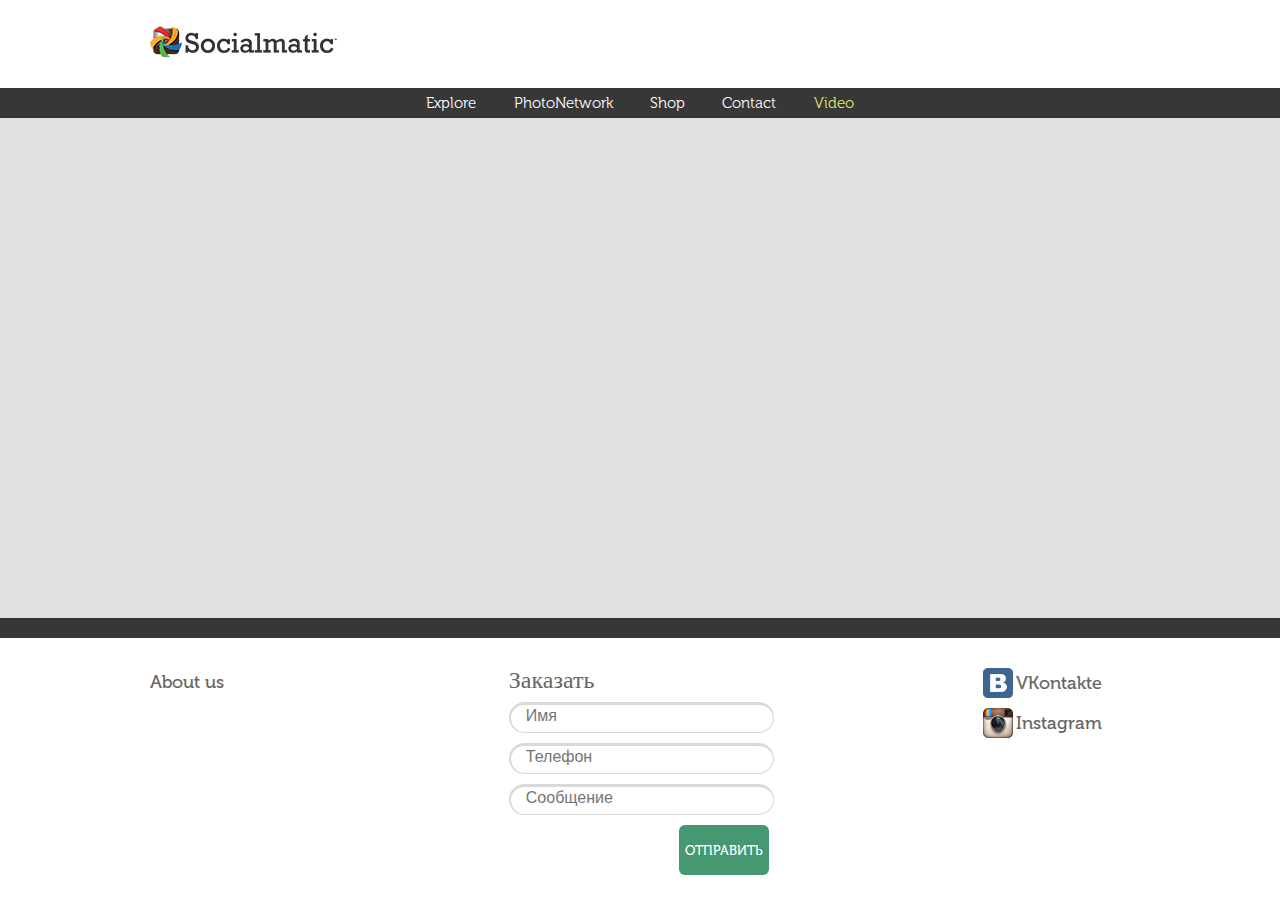
<file: Video.html>
<!DOCTYPE html>
<html>
<head lang="en">
    <meta charset="UTF-8">
    <link rel="stylesheet" href="css/cssreset.css"/>
    <link rel="stylesheet" href="css/normalize.css"/>
    <link rel="stylesheet" href="css/style.css">
    <link  rel="stylesheet" href="css/chosen.css"  type="text/css" />
    <script src="js/jquery-1.11.3.min.js"></script>
    <script src="js/placeholders.min.js"></script>
    <script type="text/javascript" src="js/main.js"></script>

    <title>Video</title>
</head>
<body>
<!--[if lt IE 9]>
<style>
    .wrapper {
        display: none;
    }

    body {
        background: gray
    }
</style>
<div style='text-align:center;'>
    <br><br><a href="#" class="logo" style="float:none;"><img src="img/logoCompany.png" alt=""></a><br><br><br><br><br>
    <a href="http://windows.microsoft.com/en-US/internet-explorer/products/ie/home?ocid=ie6_countdown_bannercode"
       style="color:#fff; font-size:18px;font-weight:bold; text-decoration:underline;">
        You are using an outdated browser. For a faster, safer browsing experience, upgrade for free today.
    </a>
</div>
<![endif]-->
<div class="wrapper">
    <header>
        <div class="header-up">
            <div class="container">
                <a class="logo" href="index.html"><img src="img/logoCompany.png" alt=""/></a>
            </div>
        </div>
        <div class="header-menu black-line">
            <div class="container">
                <ul>
                    <li class="pages"><a href="explore.html">Explore</a></li>
                    <li class="pages"><a href="photonetwork.html">PhotoNetwork</a></li>
                    <li class="pages"><a href="shop.html">Shop</a></li>
                    <li class="pages"><a href="contacts.html">Contact</a></li>
                    <li class="pages active"><a href="video.html">Video</a></li>
                </ul>
            </div>
        </div>
    </header>
    <div class="explore container contacts">
        <div class="banner video">

                <iframe width="100%" height="500px" src="https://www.youtube.com/embed/72NGDNuPNag" frameborder="0" allowfullscreen></iframe>

        </div>

    </div>
    <footer>
        <div class="black-line">

        </div>
        <div class="container">
            <div class="footer-menu">
                <ul>
                    <li><a href="#">About us</a></li>

                </ul>
            </div>
            <div class="newsletter">
                <h4>Заказать</h4>
                <input type="text" placeholder="Имя"/>
                <input type="text" placeholder="Телефон"/>
                <input type="text" placeholder="Сообщение"/>

                <div class="sign-up">

                    <button>ОТПРАВИТЬ</button>
                </div>
            </div>
            <div class="social">
                <a href="#"><img src="img/vk.png" alt=""/>VKontakte</a>
                <a href="#"><img src="img/instagramm.png" alt=""/>Instagram</a>
            </div>
        </div>
    </footer>
</div>
</body>
</html>
</file>
<file: css/style.css>
@font-face {
    font-family: 'Museo';
    src: url('../fonts/MuseoCyrl-500.eot');
    src: url('../fonts/MuseoCyrl-500.eot?#iefix') format('embedded-opentype'), url('../fonts/MuseoCyrl-500.woff') format('woff'), url('../fonts/MuseoCyrl-500.ttf') format('truetype'), url('../fonts/MuseoCyrl-500.svg#Museo') format('svg');
}

@font-face {
    font-family: 'Helvetica';
    src: url('../fonts/HelveticaNeueLTStd-Th.eot');
    src: url('../fonts/HelveticaNeueLTStd-Th.eot?#iefix') format('embedded-opentype'), url('../fonts/HelveticaNeueLTStd-Th.woff') format('woff'), url('../fonts/HelveticaNeueLTStd-Th.ttf') format('truetype'), url('../fonts/HelveticaNeueLTStd-Th.svg#helveticaLight') format('svg');
    font-style: normal;
    font-weight: normal;
}

@font-face {
    font-family: 'Lucida';
    src: url('../fonts/LucidaGrande.eot');
    src: url('../fonts/LucidaGrande.eot?#iefix') format('embedded-opentype'), url('../fonts/LucidaGrande.woff') format('woff'), url('../fonts/LucidaGrande.ttf') format('truetype'), url('../fonts/LucidaGrande.svg#Lucida') format('svg');
    font-style: normal;
    font-weight: normal;
}

@font-face {
    font-family: 'MuseoLight';
    src: url('../fonts/Museo-300.eot');
    src: url('../fonts/Museo-300.eot?#iefix') format('embedded-opentype'), url('../fonts/Museo-300.woff') format('woff'), url('../fonts/Museo-300.ttf') format('truetype'), url('../fonts/Museo-300.svg#MuseoLight') format('svg');
    font-style: normal;
    font-weight: normal;
}

body {
    font-family: 'Museo';
    font-size: 24px;
    width: 100%;

}

.wrapper{
    width: 100%;
    background-color: #e0e0e0;
}

/*#form-send {*/
    /*display: none;*/
    /*position: fixed;*/
    /*width: 100%;*/
    /*z-index:10;*/
    /*top: 30px;*/
    /*color: #fff;*/
    /*height: 495px;*/
/*}*/

.form-contacts.blue.popup {
    top: 30px;
    display: none;
    border: 2px solid #fff;
    border-radius: 12px;
    width: 500px;
    min-width: 490px;
    height: 450px;
    position: fixed;
    left: 50%;
    top:50%;
    margin-left: -250px;
    margin-top: -250px;
    z-index: 10;
}

.form-contacts.popup>div:first-child {
    margin-top: 70px;
}

.form-contacts.popup>div {
    margin: auto;
    display: block;
    width: 90%;
    margin-top: 10px;
    color: #fff;
}

.form-contacts.popup>div>input {
    margin-right: 0;
    width: 60%;
}

.form-contacts.popup>div>textarea {
    margin-top: 10px;
    width: 100%;
}

.form-contacts.popup>button.send {
    margin-right: 5%;
    height: 60px;
}

#TB_overlay {
    display: none;
    background-color: #000; /* Чёрный фон */
    height: 100%; /* Высота максимальна */
    left: 0; /* Нулевой отступ слева */
    opacity: 0.50; /* Степень прозрачности */
    position: fixed;
    /*owerflow: scroll; Фиксированное положение */
    top: 0; /* Нулевой отступ сверху */
    width: 100%; /* Ширина максимальна */
    z-index: 3; /* Заведомо быть НАД другими элементами */
}

p.close{
    display: inline-block;
    right: 5%;
    position: absolute;
    top: 10px;
    text-decoration: underline;
    cursor: pointer;
    color: #fff;
}

p.close:hover {
    text-decoration: none;
}

header, footer {
    width: 100%;
    background-color: #ffffff;
}

.header-menu a {
    color: #fff;
    text-decoration: none;
}

.black-line {
    background-color: #373737;
    height: 30px;
}

.container {
    max-width: 980px;
    width: 90%;
    margin: auto;
    overflow: hidden;
}

a.logo {
    display: inline-block;
    margin: 26px 0 26px 0;
}

.header-menu ul{
    display: block;
    text-align: center;
}

li.pages {
    display: inline-block;
    cursor: pointer;
    margin: auto;
    font-size: 15px;
    padding: 0 1.6% 0 1.6%;
    color: #fff;
    line-height: 30px;
    font-family: MuseoLight;
}

li.pages.active>a {
    color: #E4E76C;
}

li.pages:hover a{
    color: #E4E76C;
}

.banner>img {
    width: 100%;
    height: 100%;
}

.banner {
    position: relative;
}

.banner>.text {
    position: absolute;
    width: 63%;
    padding: 3%;
    background: url("../img/repeat_bkg_masterBoxText.png") repeat 0 0 ;
    top: 200px;
    left: 3.05%;
}

p.red-text {
    color: #d37565;
    font: 34px MuseoLight, Arial;
}

p.white-text {
    color: #707062;
    font: 24px helvetica_neue_lt_std45_light, Helvetica, Arial, sans-serif;
}

.purple {
    background-color: #d50c8c;
}

.orange {
    background-color: #f7a11a;
}

.yellow {
    background-color: #ffc324;
}

.green-yellow {
    background-color: #e3e76c;
}

.green {
    background-color: #6fb440;
}

.blue {
    background-color: #0082c8;
}
.white {
    background-color: #fff;
}

.text-white {
    color: #fff;
}

.text-black {
    color: #000;
}

.left, .right {
    display: block;
    width: 50%;
}

.left {
    float: left;
}

.right {
    float: right;
}

.explore>div:nth-child(n+2) {
    min-height: 500px;
}

img {
    display: block;
}

.wide {
    float: left;
    width: 100%;
}

.left>h3, .right>h3, .wide>h3, .center-description>h3 {
    margin: 160px 0 0 15%;
    font-size: 50px;
    font-family: Museo;
    font-weight: 400;
    line-height: 47px;
}

.left>p, .right>p, .wide>p, .center-description>p {
    margin: 10px 0 0 15%;
    font-size: 18px;
    font-family: 'Helvetica',Arial,sans-serif;
}

h3.small-margin {
    margin-top: 110px;
}

img.hand-real {
    float: right;
    margin-top: 30px;
    width: 53%;
}

.be-connected {
    background: url('../img/connected.jpg');
    background-position-y: -42px;
}

.be-connected>div {
    min-height: 500px;
    position: relative;
}

.be-connected>div>img{
    position: absolute;
    left: 14%;
    bottom: 65px;
    width: 85%;
}

.be-playful {
    background: url('../img/bkg_be_playful.jpg');
}

.be-playful>div {
    min-height: 500px;
    position: relative;
}

.throughtful {
    position: relative;
}

.throughtful>img {
    position: absolute;
    top: 67px;
    left: 10%;
    width: 75%;
}

.be-playful>div>img  {
    position: absolute;
    top: 45px;
    left: 8%;
}

.big-image {
    position: relative;
}

.big-image>img {
    position: absolute;
    width: 112%;
    bottom: -60px;
    z-index: 1;
}

div.small-image {
    position: relative;
}

div.small-image>img {
    position: absolute;
    bottom: 25px;
}

.big-image.left>img {
    left: 5%;
}

.big-image.right>img {
    right: 5%;
}

.img-video {
    margin-left: 15%;
}

.wide.overflow {
    overflow: hidden;
    float: left;

}

.overflow>div {
    min-height: 500px;
}

h3.margin-min {
    margin-top: 40px;
}

div.small-pic {
    position: relative;
    overflow: hidden;
}

div.small-pic>img{
    position: absolute;
    left: 21%;
    bottom: 30px;
}

div.bottom>img {
    bottom: -55px;
    left: 9%;
    width: 68%;
}

.in-real-time {
    position: relative;
}

.in-real-time>img {
    width: 90%;
    margin: 80px 0 0 4%;
    position: absolute;
}

.in-real-time>p {
    margin-left: 30%;
    width: 38%;
}

.in-real-time>h3 {
    margin: 287px 0 0 30%;
}

.with-real-feelengs {
    background: url('../img/real_feeling.jpg');
}

.with-real-feelengs>.left>h3 {
    margin-top: 30px;
}

.with-real-feelengs>.left>img {
    margin: 30px 0 0 15%;
    width: 50%;
}

.with-real-feelengs>.right>div {
    margin: 27px 11% 0px 7%;
    display: inline-block;
    width: 31%;
    vertical-align: top;
}

.with-real-feelengs>.right>div>span {
    font-size: 13px;
}

.with-real-feelengs>.right>div>img {
    width: 81%;
}

.with-real-feelengs>.right>div>span {
    margin-top: 4px;
    display: block;
}

footer .newsletter {
    margin-left: 11%;
}

footer>.container>div {
    display: inline-block;
    width: 25%;
    vertical-align: top;
    margin-top: 30px;
}

footer a {
    text-decoration: none;
    color: #666;
    font-family: Museo;
    font-size: 18px;
}

footer a:hover {
    color: #f2a215;
    text-decoration: underline;
}

footer a>img {
    display: inline-block;
}

footer input {
    font-family: helvetica_neue_lt_std45_light,Helvetica,Arial,sans-serif;
    color: #999;
    background-color: #fff;
    border-top: 3px solid #d9d9d9;
    border-bottom: 1px solid #d9d9d9;
    border-left: 2px solid #d9d9d9;
    border-right: 1px solid #d9d9d9;
    border-radius: 20px;
    height: 25px;
    font-size: 16px;
    padding-left: 15px;
    margin-top: 10px;
    width: 100%;
}

footer input:focus {
    outline: none;

    background-color: #fff;
    border-top: 3px solid #F2A215;
    border-bottom: 1px solid #F2A215;
    border-left: 2px solid #F2A215;
    border-right: 1px solid #F2A215;
    border-radius: 20px;
    height: 25px;
    font-size: 16px;
    padding-left: 15px;
    margin-top: 10px;
    width: 100%;
}

footer input.name {
    width: 45%;
    vertical-align: top;
}

footer input.name:first-child {
    margin-left: -15px;
}

footer input.name:nth-child(2){
    float:right;
}

/*footer input.name:first-child {*/
    /*margin-right: 5%;*/
/*}*/

footer>.black-line {
    height: 20px;
}

footer {
    padding-bottom: 40px;
}

footer button {
    /*display: inline-block;*/
    float: right;
    margin-top: 10px;
    height: 50px;
    color: #fff;
    background-color: #469871;
    border: 0;
    border-radius: 6px;
    font-size: 13px;
    text-align: center;
}

footer button:focus {
    outline: none;
}

footer .newsletter>div {
    width: 100%;
    padding-left: 15px;
}

footer .social img {
    margin-right: 2%;
}

footer>.container>.social {
    float: right;
    width: 15%;
}

.right.background {
    background: url('../img/bkg_postcard_left.jpg');
}

.center>.center-description {
    diaplay: block;
    width: 50%;
    margin: auto;
}

center>img {

}

div.clear {
    display: block;
    height: 30px;
    width: 100%;

}

.center-description>h3 {
    display: inline-block;
    margin-top: 0;
}

.wide.center>.left, .wide.center>.right {
    height: 350px;
    position: relative;
}

.wide.center>.left>img, .wide.center>.right>img {
    width: 77%;
    bottom: 30px;
    position: absolute;
}

.wide.center>.left>img {
    right: 0;

}

.wide.center>.right>img {
    left: 0;
}

.bottom>img.none-hidden {
    bottom: 30px;
}

.bottom>img.hand-bottom {
    bottom: 0px;
    left: 15%;
}

.banner.shop>div.text {
    width: 44%;
    padding: 2%;
}

.shop>div:nth-child(n+2)>h3, .shop>div:nth-child(n+2)>p {
   margin-left: 7%;
}

.shop>div:nth-child(n+2) {
    position: relative;
}

img.brand {
    position: absolute;
    bottom: 90px;
    left: 30%;
    width: 35.5%;
}

.banner.contacts>.text {
    background: none;
}

.clear.white {
    height: 45px;
}

div.box-shadow {
    position: absolute;
    height:44px;
    width: 100%;
    background: url('../img/bannerLandingShadow.png') repeat-x;
    z-index: 1;
    bottom: 0;
}

select.select-object {
    width: 70%;
    border-radius: 10px;
    height: 21px;
    border-top: 2px solid;
}

select.select-object>option {
    color: #373737;
    line-height: 21px;
    font-size: 13px;
}

.banner>img.awards {
    width: 24%;
    bottom: 30px;
    left: 30px;
    position: absolute;
    height: auto;
}

.explore.main>.banner>.text {
    width: 43%;
}

img.only-img {
    position: absolute;
    display: block;
    width: 84%;
    bottom: 30PX;
    left: 8%;
}

.explore.main>div:nth-child(n+2) {
    position: relative;
}

.main-wide>h3, .main-wide>p {
    margin-left: 5%;

}

.explore.main>div ul {
    list-style-type: disc;
    padding-left: 25px;
    font-size: 15px;
    color: #4a4a4a;
    font-family: Lucida Grande, Lucida Sans, Arial, sans-serif;
}

.explore.main>div.wide>div {
    display: inline-block;
    vertical-align: top;
    margin-top: 20px;
}

div.img-specs {
    margin-left: 5%;
}

div.desc-specs {
    margin-left: 2%;
}

.text-gray {
    color: #4a4a4a;
}

h4 {
    color: #666;
    font-family: MuseoLight;
    font-weight: lighter;
}

.photo-network>.banner>.text {
    width: 42.5%;
    padding: 2.5%;
}

button.buy-now {
    position: absolute;
    border: 2px solid #fff;
    color: #fff;
    height: 25px;
    display: block;
    border-radius: 12px;
    background-color: #373737;
    box-shadow: 0 0 6px #333;
    font: 15px LucidaGrandeRegular;
    right: 30px;
    bottom: 30px;
    height: 25px;
    line-height: 20px;
    z-index: 3;
}

button.buy-now:hover {
    background-color: #ffffff;
    color: #373737;
    border-color: #373737;
}

.banner.shop>.box-shadow {
    position: absolute!important;
}

.form-contacts>div>textarea {
    border-radius: 12px;
    height: 150px;
    resize: none;
}

.form-contacts>div {
    margin: 15px 0 0 3%;
}

.form-contacts>div:first-child {
    margin-top: 200px;
}

.form-contacts>div>input {
    outline: none;
    height: 30px;
    width: 60%;
    float: right;
    border: 1px solid #aaa;
    border-top: 2px solid #aaa;
    margin-right: 10%;
    border-radius: 12px;
    padding: 0 15px;
    color: #aaa;
    line-height: 20px;
    font-size: 15px;
    box-sizing: border-box;
}

.form-contacts>div>textarea {
    box-sizing: border-box;
    width: 86%;
    font-size: 15px;
    color: #aaa;
    border: 1px solid #aaa;
    border-top: 3px solid #aaa;
    border-left: 2px solid #aaa;
    line-height: 20px;
    padding: 0 15px;
}

.form-contacts>div>input:focus {
    border-color: #F2A215;
}

.form-contacts>div>textarea:focus {
    outline: none;
    border-color: #F2A215;
}

button.send {
    height: 100px;
    min-width: 25%;
    background-color: #373737;
    color: #fff;
    border: none;
    border-radius: 12px;
    float: right;
    margin: 30px 10% 30px 0;
}

button.send:hover {
    background-color: #7c7c7c;
}

.js-example-diacritics.form-control>option {
    width: 70%;
    font-size: 12px;
    line-height: 15px;
}

button:focus {
    outline: none;
}

footer .social>a>img {
    width: 30px;
    vertical-align: top;
}

footer .social>a{
    line-height: 30px;
    vertical-align: top;
    display: block;
    margin-top: 10px;
}

footer .social>a:first-child {
    margin-top: 0px;
}

.name-form{
    font-size: 16px;
}

iframe {
    vertical-align: top;
}
</file>
<file: css/cssreset.css>
/*
html5doctor.com Reset Stylesheet
v1.6.1
Last Updated: 2010-09-17
Author: Richard Clark - http://richclarkdesign.com
Twitter: @rich_clark
*/

html, body, div, span, object, iframe,
h1, h2, h3, h4, h5, h6, p, blockquote, pre,
abbr, address, cite, code,
del, dfn, em, img, ins, kbd, q, samp,
small, strong, sub, sup, var,
b, i,
dl, dt, dd, ol, ul, li,
fieldset, form, label, legend,
table, caption, tbody, tfoot, thead, tr, th, td,
article, aside, canvas, details, figcaption, figure,
footer, header, hgroup, menu, nav, section, summary,
time, mark, audio, video {
    margin:0;
    padding:0;
    border:0;
    outline:0;
    font-size:100%;
    vertical-align:baseline;
    background:transparent;
}

body {
    line-height:1;
}

article,aside,details,figcaption,figure,
footer,header,hgroup,menu,nav,section {
    display:block;
}

nav ul {
    list-style:none;
}

blockquote, q {
    quotes:none;
}

blockquote:before, blockquote:after,
q:before, q:after {
    content:'';
    content:none;
}

a {
    margin:0;
    padding:0;
    font-size:100%;
    vertical-align:baseline;
    background:transparent;
}

/* change colours to suit your needs */
ins {
    background-color:#ff9;
    color:#000;
    text-decoration:none;
}

/* change colours to suit your needs */
mark {
    background-color:#ff9;
    color:#000;
    font-style:italic;
    font-weight:bold;
}

del {
    text-decoration: line-through;
}

abbr[title], dfn[title] {
    border-bottom:1px dotted;
    cursor:help;
}

table {
    border-collapse:collapse;
    border-spacing:0;
}

/* change border colour to suit your needs */
hr {
    display:block;
    height:1px;
    border:0;
    border-top:1px solid #cccccc;
    margin:1em 0;
    padding:0;
}

input, select {
    vertical-align:middle;
}
</file>
